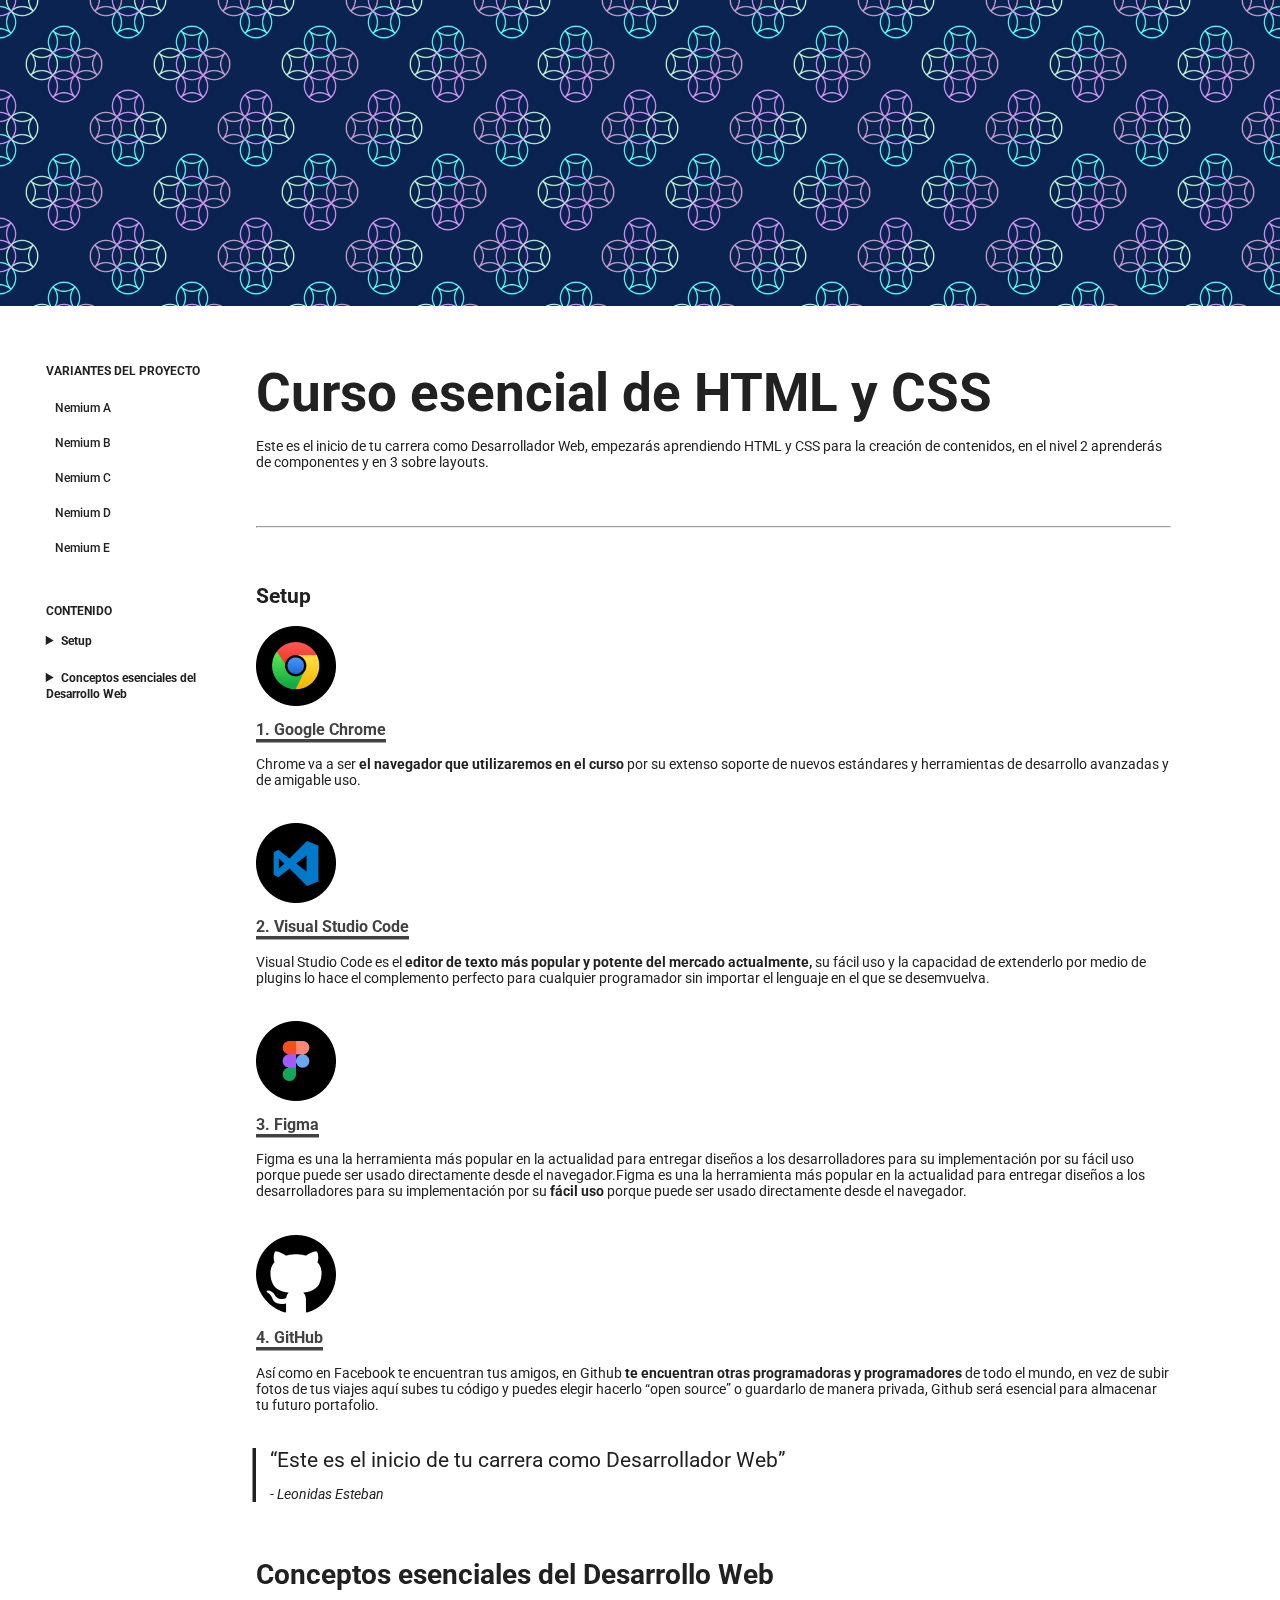
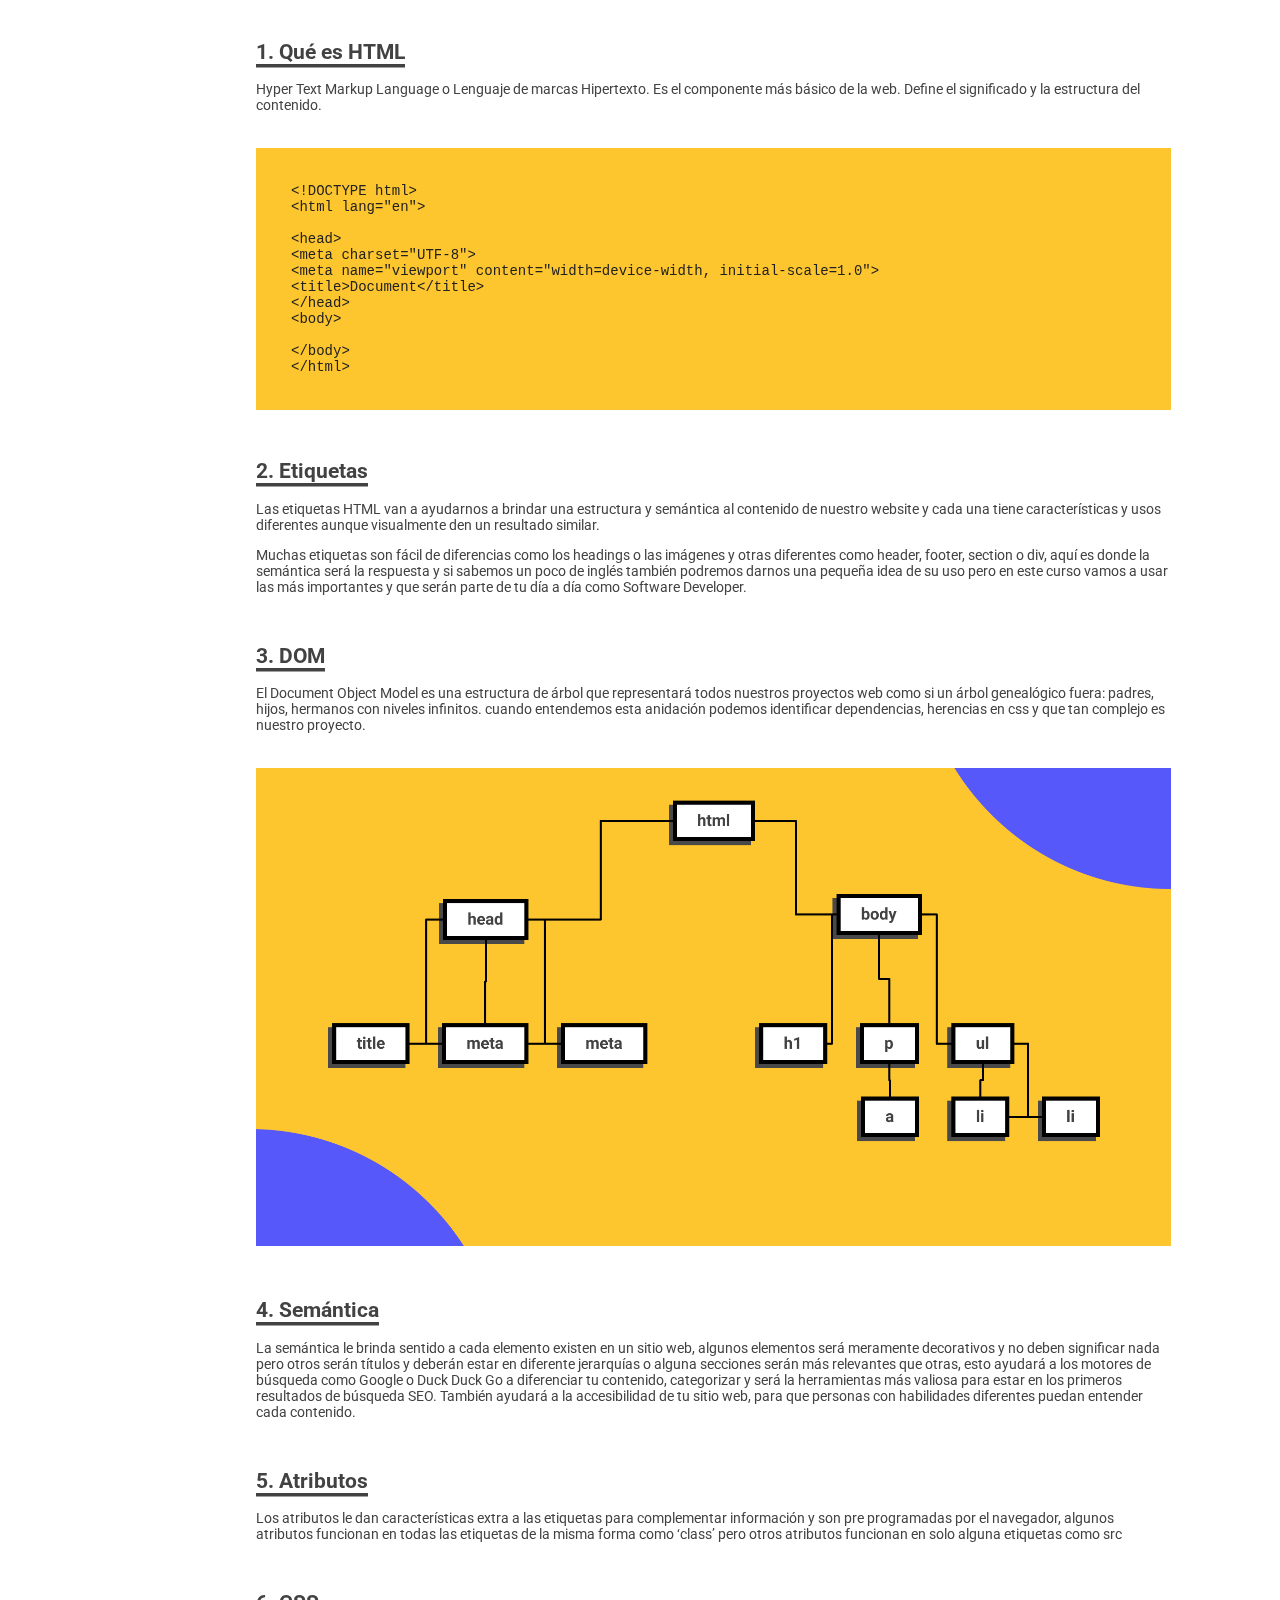
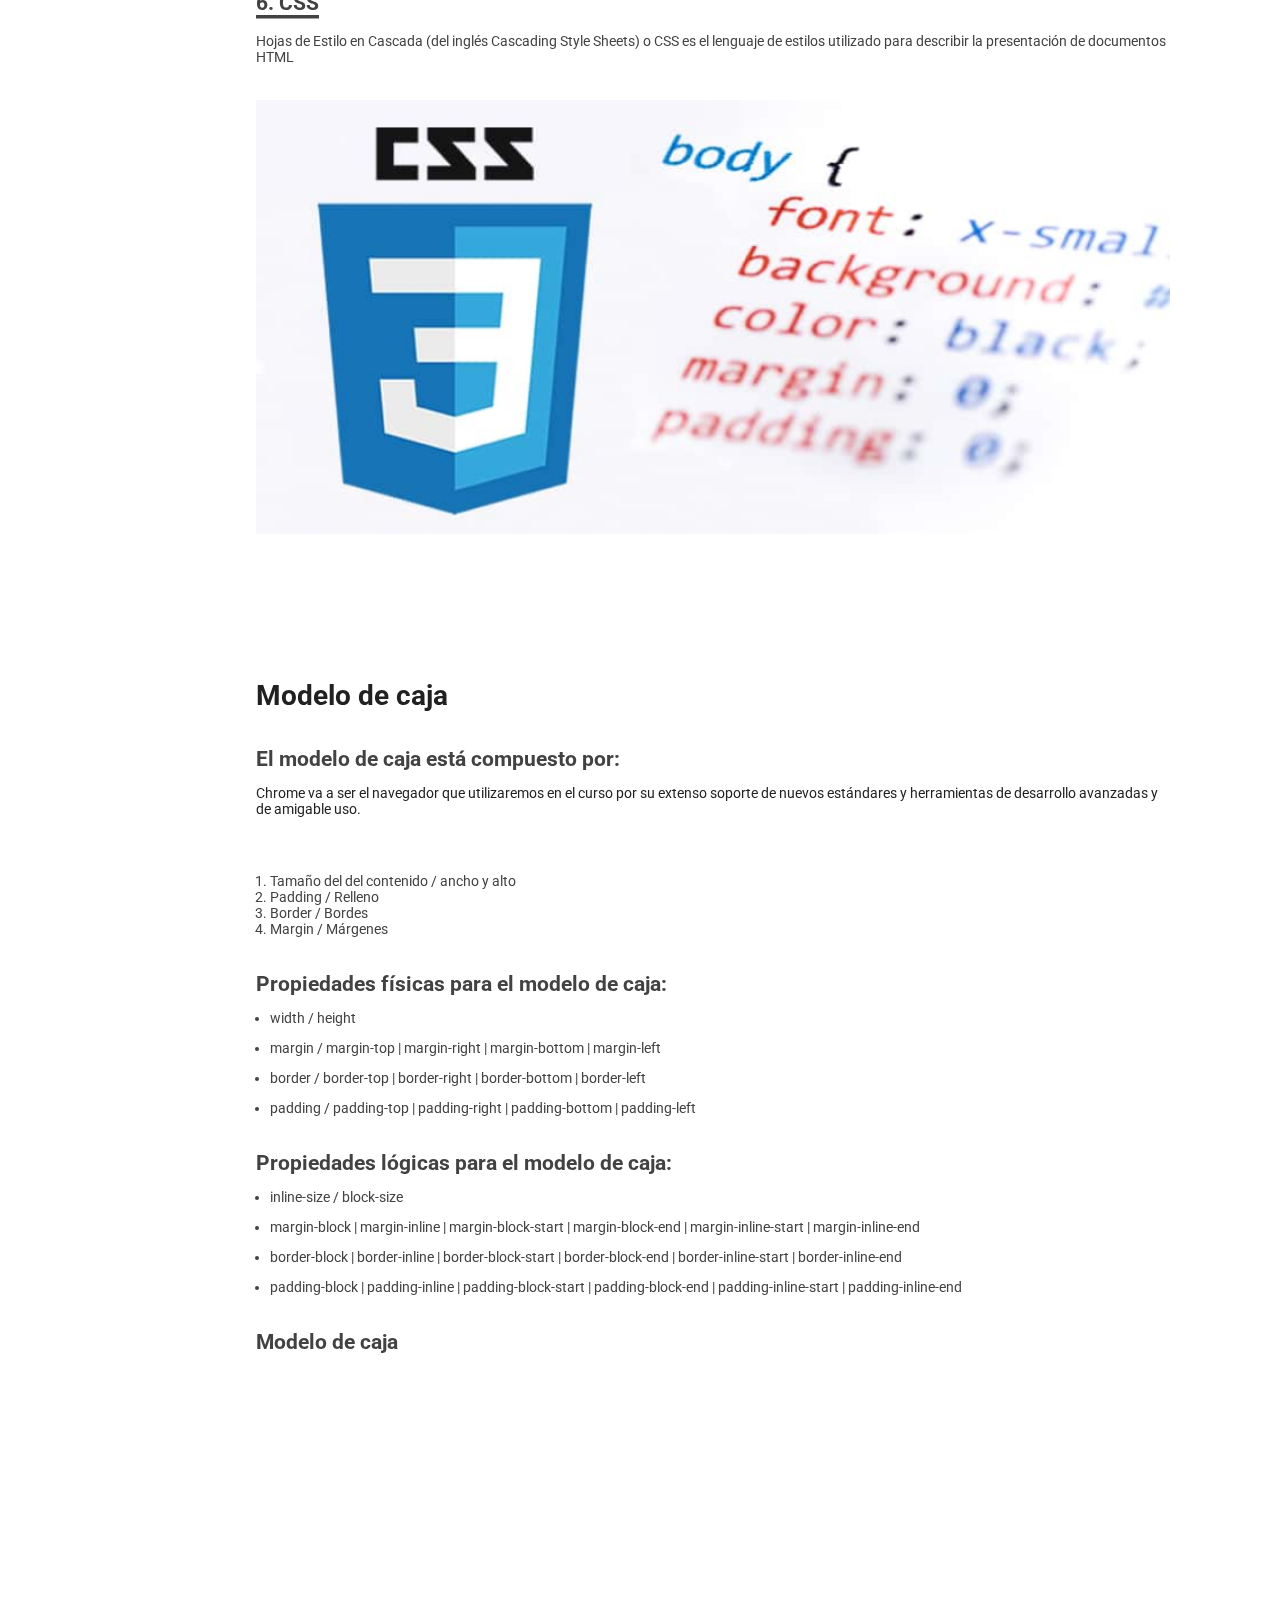
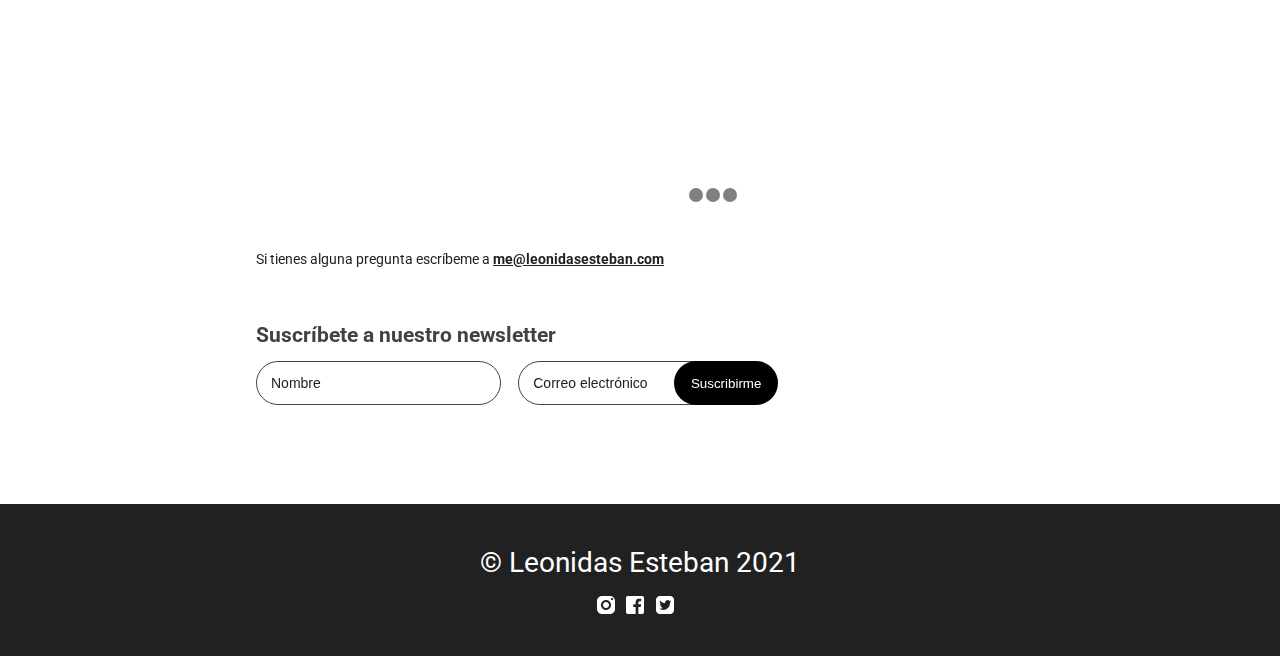
<file: index.html>
<!DOCTYPE html>
<html lang="en">

<head>
  <meta charset="UTF-8">
  <meta http-equiv="X-UA-Compatible" content="IE=edge">
  <meta name="viewport" content="width=device-width, initial-scale=1.0">
  <link rel="stylesheet" href="css/style.css">
  <link rel="preconnect" href="https://fonts.googleapis.com">
  <link rel="preconnect" href="https://fonts.gstatic.com" crossorigin>
  <link href="https://fonts.googleapis.com/css2?family=Roboto&display=swap" rel="stylesheet">
  <link rel="shortcut icon" href="./icon/favicon.png" type="image/x-icon">
  <title>Nemium</title>
</head>

<body>
  <div class="backgroundHeader">
  </div>
  <nav class="sideNav">
    <div class="wrapperNav">
      <div class="conteiner1">
        <h3>VARIANTES DEL PROYECTO</h3>
        <ul>
          <a href="./index.html">
            <li>Nemium A</li>
          </a>
          <a href="./nemium-b.html">
            <li>Nemium B</li>
          </a>
          <a href="./nemium-c.html">
            <li>Nemium C</li>
          </a>
          <a href="./nemium-d.html">
            <li>Nemium D</li>
          </a>
          <a href="./nemium-e.html">
            <li>Nemium E</li>
          </a>
        </ul>
      </div>
      <div class="conteiner2">
        <h3>CONTENIDO</h3>
        <details>
          <summary>
            <h3>Setup</h3>
          </summary>
          <ol>
            <li><a href="#content1-1">Google Chrome</a></li>
            <li><a href="#content1-2">Visual Studio Code</a></li>
            <li><a href="#content1-3">Figma</a></li>
            <li><a href="#content1-4">GitHub</a></li>
          </ol>
        </details>
        <details>
          <summary>
            <h3>Conceptos esenciales del Desarrollo Web</h3>
          </summary>
          <ol>
            <li><a href="#content2-1">Qué es HTML</a></li>
            <li><a href="#content2-2">Etiquetas</a></li>
            <li><a href="#content2-3">DOM</a></li>
            <li><a href="#content2-4">Semántica</a></li>
            <li><a href="#content2-5">Atributos</a></li>
            <li><a href="#content2-6">Qué es CSS</a></li>
          </ol>
        </details>
      </div>
    </div>
  </nav>
  <main class="contentMain">
    <div class="wrapperMain">
      <h1>Curso esencial de HTML y CSS</h1>
      <p>Este es el inicio de tu carrera como Desarrollador Web, empezarás aprendiendo HTML y CSS para la creación de
        contenidos,
        en el nivel 2 aprenderás de componentes y en 3 sobre layouts.</p>
      <hr>
      <div class="content1">
        <h2>Setup</h2>
        <div class="content1-1" id="content1-1">
          <img src="img/googlechrome.png" alt="imagen google chrome">
          <h3>Google Chrome</h3>

          <p>Chrome va a ser <b>el navegador que utilizaremos en el curso </b>por su extenso soporte de nuevos
            estándares y herramientas de
            desarrollo avanzadas y de amigable uso.</p>
        </div>
        <div class="content1-2" id="content1-2">
          <img src="img/visualstudiocode.png" alt="imagen visual studio code">
          <h3>Visual Studio Code</h3>

          <p>Visual Studio Code es el <b>editor de texto más popular y potente del mercado actualmente,</b> su fácil uso
            y la
            capacidad de extenderlo por medio de plugins lo hace el complemento perfecto para cualquier programador sin
            importar el
            lenguaje en
            el que se desemvuelva.</p>
        </div>
        <div class="content1-3" id="content1-3">
          <img src="img/figma.png" alt="imagen google chrome">
          <h3>Figma</h3>

          <p>Figma es una la herramienta más popular en la actualidad para entregar diseños a los desarrolladores para
            su implementación por su fácil uso porque puede ser usado directamente desde el navegador.Figma es una la
            herramienta más popular en la actualidad para entregar diseños a los desarrolladores para su
            implementación por su <b>fácil uso</b> porque puede ser usado directamente desde el navegador.</p>
        </div>
        <div class="content1-4" id="content1-4">
          <img src="img/github.png" alt="imagen google chrome">
          <h3>GitHub</h3>

          <p>Así como en Facebook te encuentran tus amigos, en Github <b>te encuentran otras programadoras y
              programadores </b> de todo el
            mundo, en vez de subir fotos de tus viajes aquí subes tu código y puedes elegir hacerlo “open source” o
            guardarlo de
            manera privada, Github será esencial para almacenar tu futuro portafolio.</p>
        </div>
        <div class="phrase">
          <blockquote>
            “Este es el inicio de tu carrera como Desarrollador Web”
          </blockquote>
          <cite>- Leonidas Esteban</cite>
        </div>
      </div>
      <div class="content2">
        <h2>Conceptos esenciales del Desarrollo Web</h2>
        <div class="content2-1" id="content2-1">
          <h3>Qué es HTML</h3>

          <p>Hyper Text Markup Language o Lenguaje de marcas Hipertexto. Es el componente más básico de la web. Define
            el significado
            y la estructura del contenido.</p>
          <div class="codeCite">
            <pre><code>&lt!DOCTYPE html>
&lthtml lang="en">

&lthead>
&ltmeta charset="UTF-8">
&ltmeta name="viewport" content="width=device-width, initial-scale=1.0">
&lttitle>Document&lt/title>
&lt/head>
&ltbody>

&lt/body>
&lt/html></code></pre>
          </div>
        </div>
        <div class="content2-2" id="content2-2">
          <h3>Etiquetas</h3>

          <p>Las etiquetas HTML van a ayudarnos a brindar una estructura y semántica al contenido de nuestro website y
            cada una tiene
            características y usos diferentes aunque visualmente den un resultado similar.</p>
          <p>Muchas etiquetas son fácil de diferencias como los headings o las imágenes y otras diferentes como header,
            footer,
            section o div, aquí es donde la semántica será la respuesta y si sabemos un poco de inglés también podremos
            darnos una
            pequeña idea de su uso pero en este curso vamos a usar las más importantes y que serán parte de tu día a día
            como
            Software Developer.</p>
        </div>
        <div class="content2-3" id="content2-3">
          <h3>DOM</h3>

          <p>El Document Object Model es una estructura de árbol que representará todos nuestros proyectos web como si
            un árbol
            genealógico fuera: padres, hijos, hermanos con niveles infinitos. cuando entendemos esta anidación podemos
            identificar
            dependencias, herencias en css y que tan complejo es nuestro proyecto.</p>
          <img src="img/dom.png" alt="imagen estructura DOM">
        </div>
        <div class="content2-4" id="content2-4">
          <h3>Semántica</h3>

          <p>La semántica le brinda sentido a cada elemento existen en un sitio web, algunos elementos será meramente
            decorativos y
            no deben significar nada pero otros serán títulos y deberán estar en diferente jerarquías o alguna secciones
            serán más
            relevantes que otras, esto ayudará a los motores de búsqueda como Google o Duck Duck Go a diferenciar tu
            contenido,
            categorizar y será la herramientas más valiosa para estar en los primeros resultados de búsqueda SEO.
            También ayudará a
            la accesibilidad de tu sitio web, para que personas con habilidades diferentes puedan entender cada
            contenido.</p>
        </div>
        <div class="content2-5" id="content2-5">
          <h3>Atributos</h3>

          <p>Los atributos le dan características extra a las etiquetas para complementar información y son pre
            programadas por el
            navegador, algunos atributos funcionan en todas las etiquetas de la misma forma como ‘class’ pero otros
            atributos
            funcionan en solo alguna etiquetas como src</p>
        </div>
        <div class="content2-6" id="content2-6">
          <h3>CSS</h3>

          <p>Hojas de Estilo en Cascada (del inglés Cascading Style Sheets) o CSS es el lenguaje de estilos utilizado
            para describir
            la presentación de documentos HTML</p>
          <img src="img/css.png" alt="imagen logo css">
        </div>
      </div>
      <div class="content3">
        <h2>Modelo de caja</h2>
        <div class="content3-1">
          <h3>El modelo de caja está compuesto por:</h3>
          <p>Chrome va a ser el navegador que utilizaremos en el curso por su extenso soporte de nuevos estándares y
            herramientas de
            desarrollo avanzadas y de amigable uso.</p>
          <ol>
            <li>Tamaño del del contenido / ancho y alto</li>
            <li>Padding / Relleno</li>
            <li>Border / Bordes</li>
            <li>Margin / Márgenes</li>
          </ol>
        </div>
        <div class="content3-2">
          <h3>Propiedades físicas para el modelo de caja:</h3>
          <ul>
            <li>width / height</li>
            <li>margin / margin-top | margin-right | margin-bottom | margin-left</li>
            <li>border / border-top | border-right | border-bottom | border-left</li>
            <li>padding / padding-top | padding-right | padding-bottom | padding-left</li>
          </ul>
        </div>
        <div class="content3-3">
          <h3>Propiedades lógicas para el modelo de caja:</h3>
          <ul>
            <li>inline-size / block-size</li>
            <li>margin-block | margin-inline | margin-block-start | margin-block-end | margin-inline-start |
              margin-inline-end</li>
            <li>border-block | border-inline | border-block-start | border-block-end | border-inline-start |
              border-inline-end</li>
            <li>padding-block | padding-inline | padding-block-start | padding-block-end | padding-inline-start |
              padding-inline-end</li>
          </ul>
        </div>
        <div class="content3-4">
          <h3>Modelo de caja</h3>
          <div class="overfollImg">
            <iframe class="video" id="video-1" width="100%" height="98%" src="https://www.youtube.com/embed/5f5Ig_U2Bpk"
              title="YouTube video player" frameborder="0"
              allow="accelerometer; autoplay; clipboard-write; encrypted-media; gyroscope; picture-in-picture"
              allowfullscreen></iframe>
            <iframe class="video" id="video-2" width="100%" height="98%" src="https://www.youtube.com/embed/wWJYYz4JoHY"
              title="YouTube video player" frameborder="0"
              allow="accelerometer; autoplay; clipboard-write; encrypted-media; gyroscope; picture-in-picture"
              allowfullscreen></iframe>
            <iframe class="video" id="video-3" width="100%" height="98%" src="https://www.youtube.com/embed/cuyYAYFI414"
              title="YouTube video player" frameborder="0"
              allow="accelerometer; autoplay; clipboard-write; encrypted-media; gyroscope; picture-in-picture"
              allowfullscreen></iframe>
          </div>
          <div class="buttonScroll-conteiner">
            <a href="#video-1"><button class="buttonScroll"></button></a>
            <a href="#video-2"><button class="buttonScroll"></button></a>
            <a href="#video-3"><button class="buttonScroll"></button></a>
          </div>
          <p>Si tienes alguna pregunta escríbeme a <b><u>me@leonidasesteban.com</u></b></p>
          <h3>Suscríbete a nuestro newsletter</h3>
          <form action="" class="formSubscription">
            <input type="text" name="nombre" id="nombre" placeholder="Nombre">
            <input type="email" name="correo" id="correo" placeholder="Correo electrónico">
            <input type="submit" value="Suscribirme">
          </form>
        </div>
      </div>
    </div>
  </main>
  <footer>
    <div class="endpage">
      <p>© Leonidas Esteban 2021</p>
      <div class="iconRed-social">
        <img src="icon/instagram.png" alt="icono instagram">
        <img src="icon/facebook.png" alt="icono facebook">
        <img src="icon/twitter.png" alt="icono twitter">
      </div>
    </div>
  </footer>
</body>

</html>
</file>
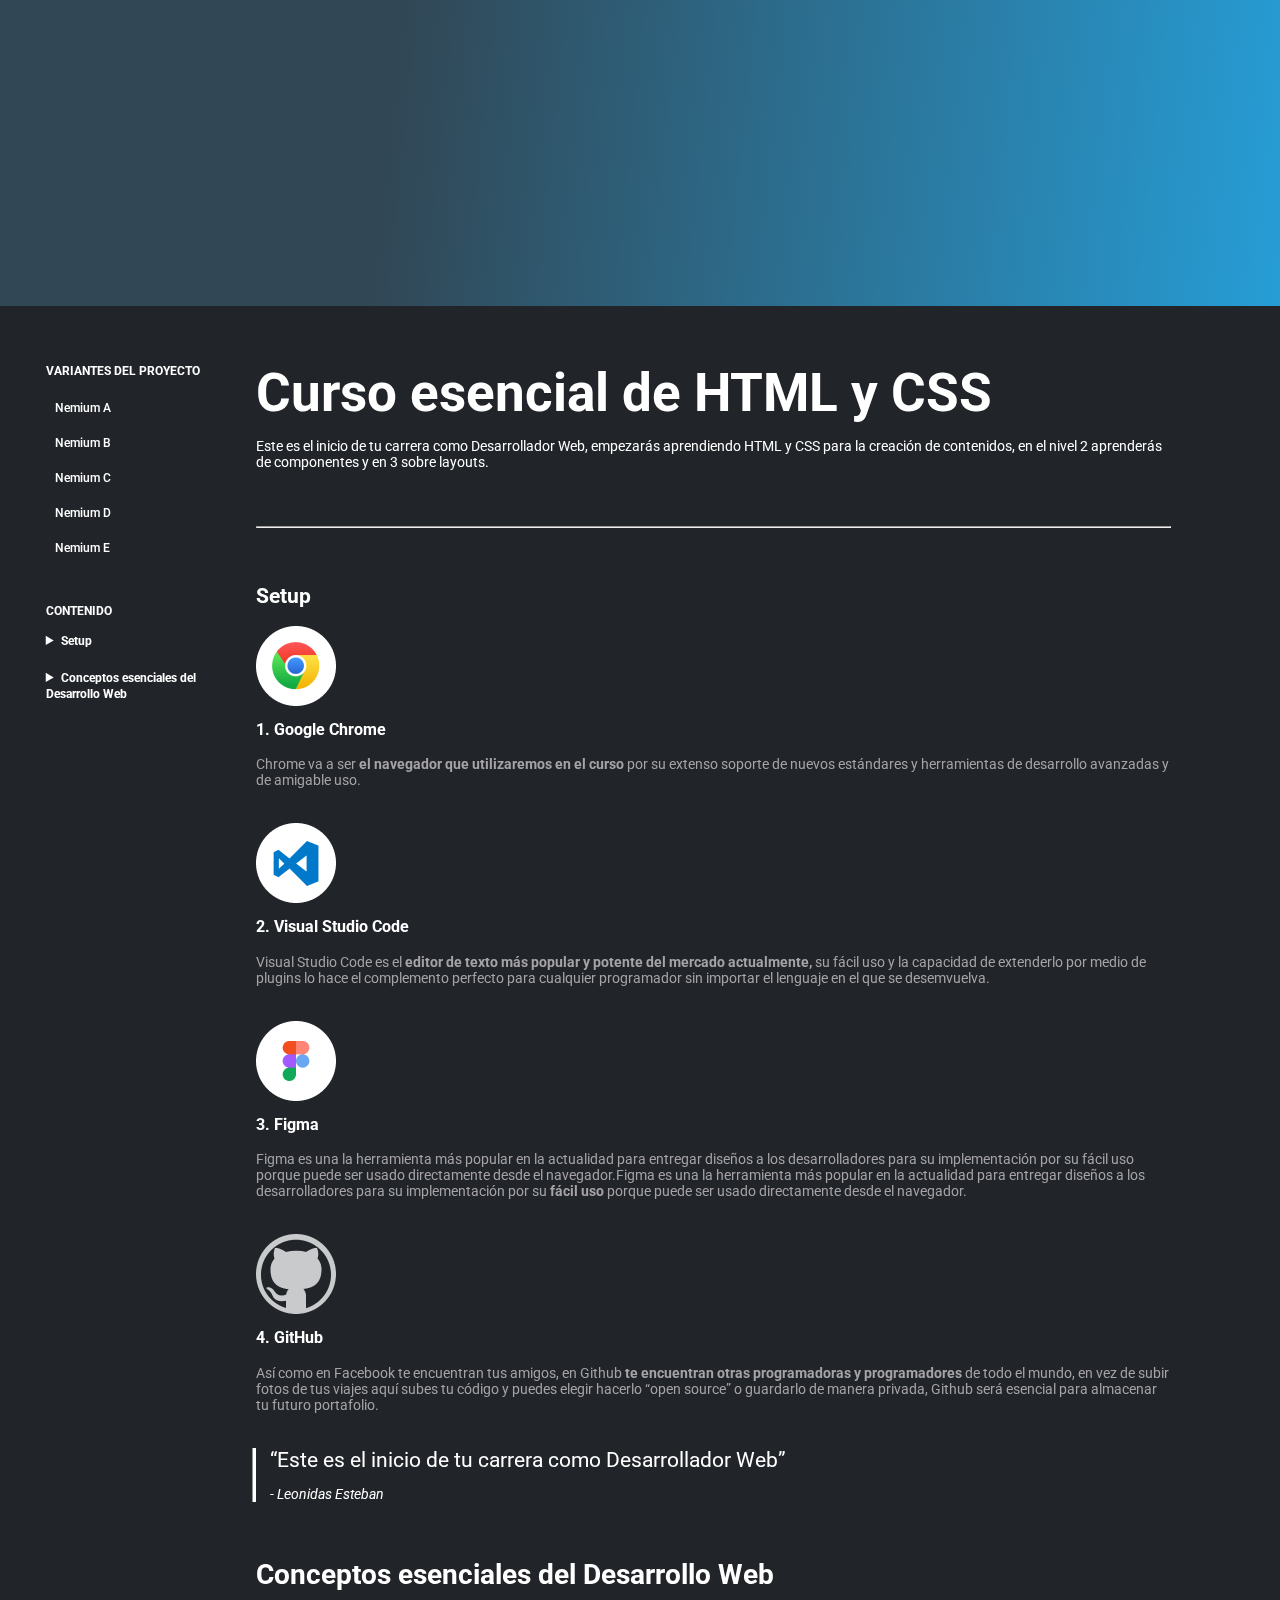
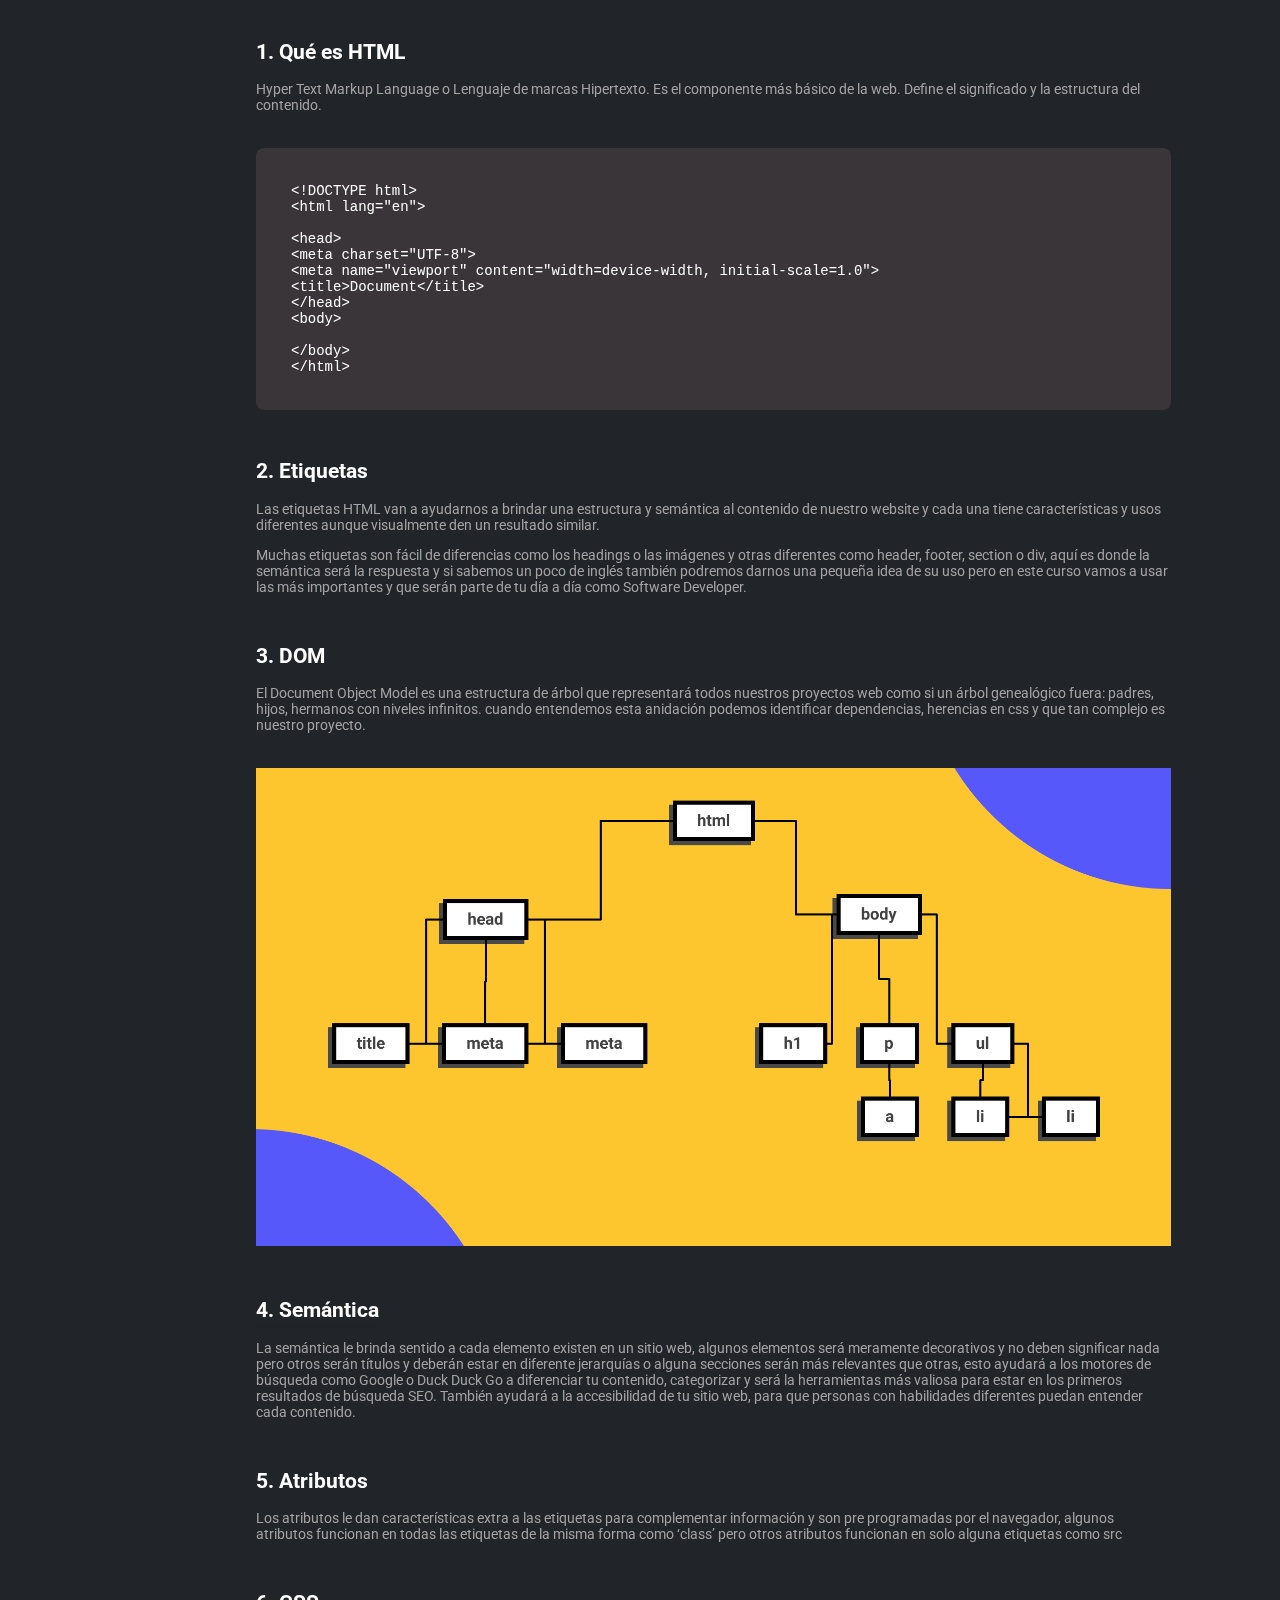
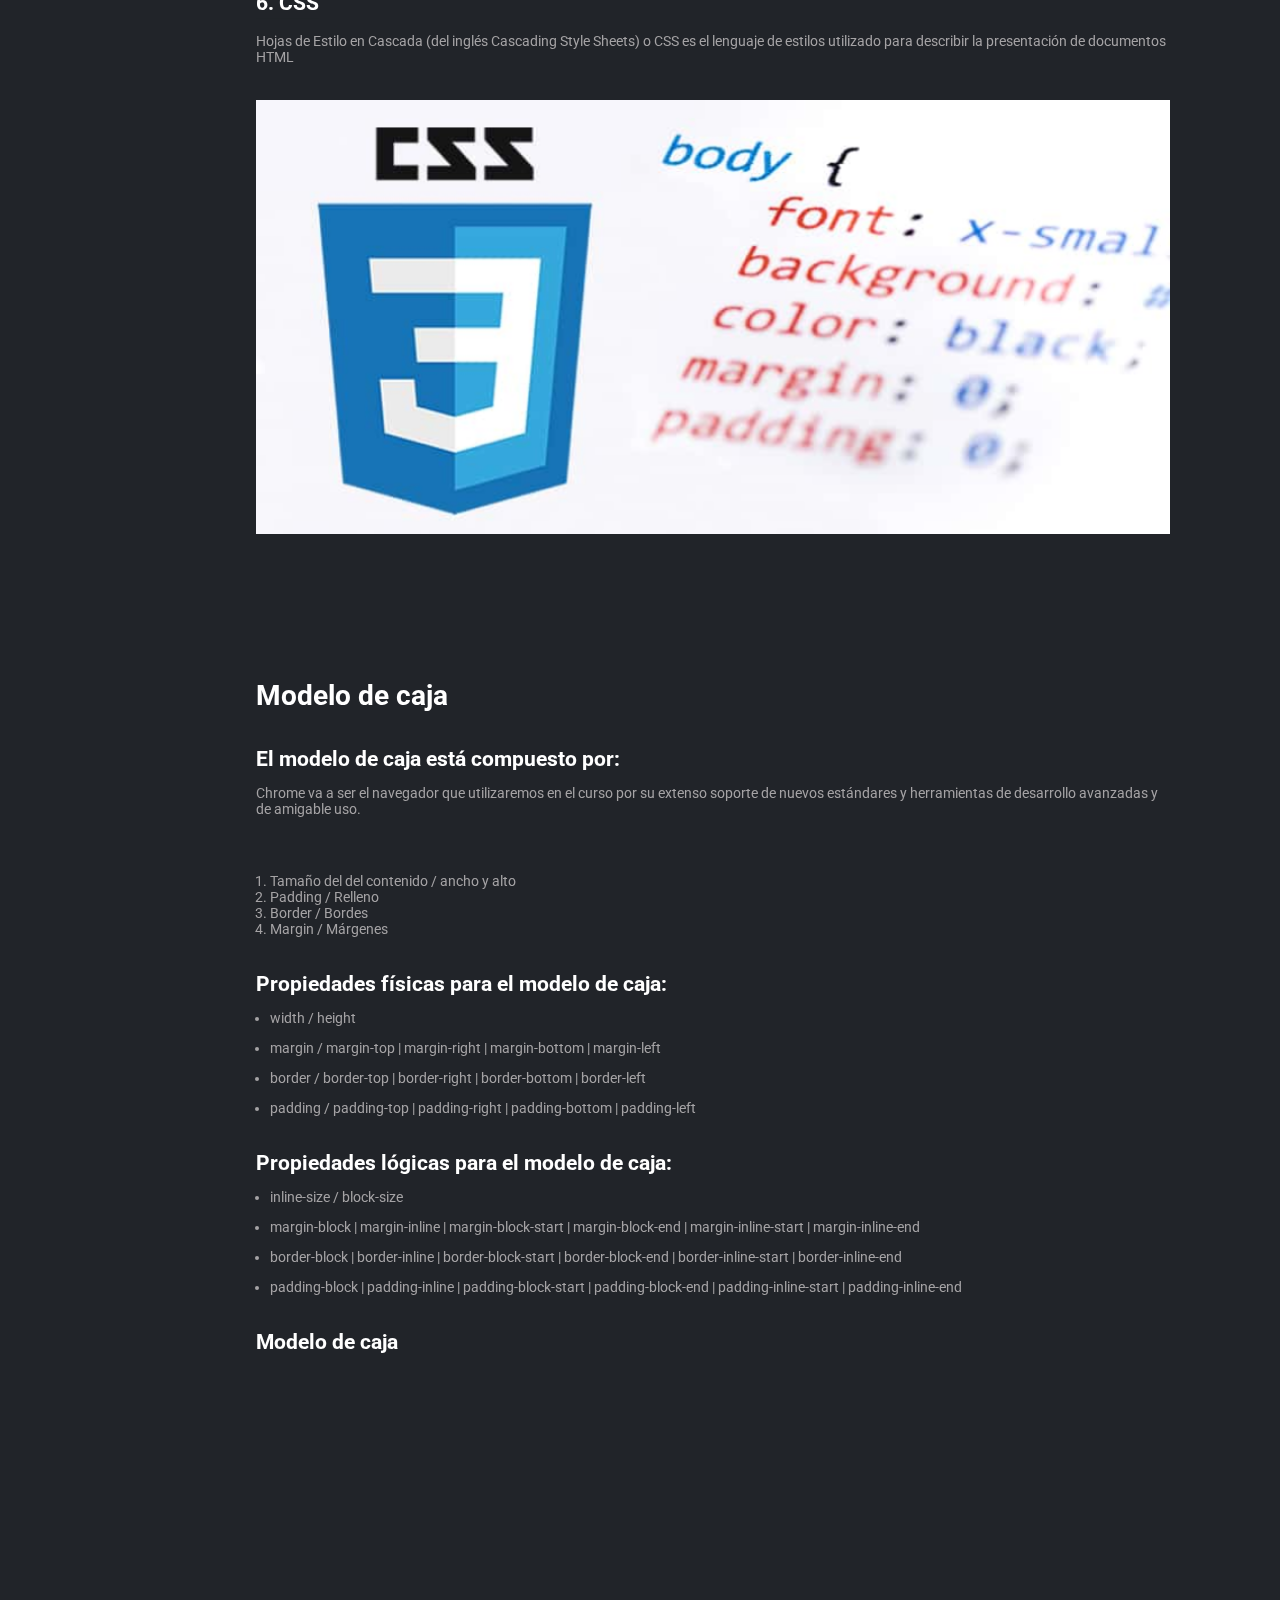
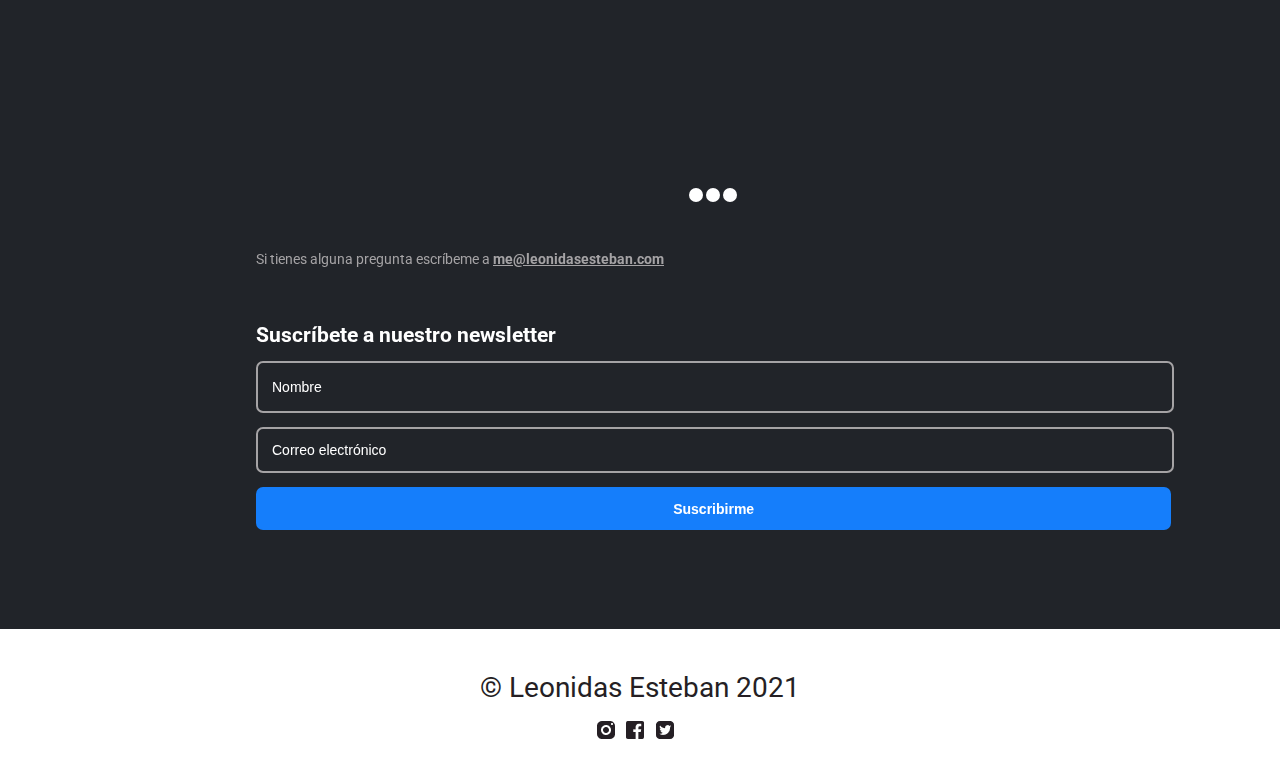
<file: nemium-b.html>
<!DOCTYPE html>
<html lang="en">

<head>
  <meta charset="UTF-8">
  <meta http-equiv="X-UA-Compatible" content="IE=edge">
  <meta name="viewport" content="width=device-width, initial-scale=1.0">
  <link rel="stylesheet" href="css/style-nemium-b.css">
  <link rel="preconnect" href="https://fonts.googleapis.com">
  <link rel="preconnect" href="https://fonts.gstatic.com" crossorigin>
  <link href="https://fonts.googleapis.com/css2?family=Roboto&display=swap" rel="stylesheet">
  <link rel="shortcut icon" href="./icon/favicon.png" type="image/x-icon">
  <title>Nemium</title>
</head>

<body>
  <div class="backgroundHeader-b">
  </div>
  <nav class="sideNav">
    <div class="wrapperNav">
      <div class="conteiner1">
        <h3>VARIANTES DEL PROYECTO</h3>
        <ul>
          <a href="./index.html">
            <li>Nemium A</li>
          </a>
          <a href="./nemium-b.html">
            <li>Nemium B</li>
          </a>
          <a href="./nemium-c.html">
            <li>Nemium C</li>
          </a>
          <a href="./nemium-d.html">
            <li>Nemium D</li>
          </a>
          <a href="./nemium-e.html">
            <li>Nemium E</li>
          </a>
        </ul>
      </div>
      <div class="conteiner2">
        <h3>CONTENIDO</h3>
        <details>
          <summary>
            <h3>Setup</h3>
          </summary>
          <ol>
            <li><a href="#content1-1">Google Chrome</a></li>
            <li><a href="#content1-2">Visual Studio Code</a></li>
            <li><a href="#content1-3">Figma</a></li>
            <li><a href="#content1-4">GitHub</a></li>
          </ol>
        </details>
        <details>
          <summary>
            <h3>Conceptos esenciales del Desarrollo Web</h3>
          </summary>
          <ol>
            <li><a href="#content2-1">Qué es HTML</a></li>
            <li><a href="#content2-2">Etiquetas</a></li>
            <li><a href="#content2-3">DOM</a></li>
            <li><a href="#content2-4">Semántica</a></li>
            <li><a href="#content2-5">Atributos</a></li>
            <li><a href="#content2-6">Qué es CSS</a></li>
          </ol>
        </details>
      </div>
    </div>
  </nav>
  <main class="contentMain b">
    <div class="wrapperMain">
      <h1>Curso esencial de HTML y CSS</h1>
      <p class="pNemium-b">Este es el inicio de tu carrera como Desarrollador Web, empezarás aprendiendo HTML y CSS para
        la creación de
        contenidos,
        en el nivel 2 aprenderás de componentes y en 3 sobre layouts.</p>
      <hr>
      <div class="content1">
        <h2>Setup</h2>
        <div class="content1-1" id="content1-1">
          <img class="imgNemium-b" src="img/googlechrome-b.png" alt="imagen google chrome">
          <h3 class="h3Nemium-b">Google Chrome</h3>
          <p class="pNemium-b">Chrome va a ser <b>el navegador que utilizaremos en el curso </b>por su extenso soporte
            de nuevos
            estándares y herramientas de
            desarrollo avanzadas y de amigable uso.</p>
        </div>
        <div class="content1-2" id="content1-2">
          <img class="imgNemium-b" src="img/visualstudiocode-b.png" alt="imagen visual studio code">
          <h3 class="h3Nemium-b">Visual Studio Code</h3>

          <p class="pNemium-b">Visual Studio Code es el <b>editor de texto más popular y potente del mercado
              actualmente,</b> su fácil uso
            y la
            capacidad de extenderlo por medio de plugins lo hace el complemento perfecto para cualquier programador sin
            importar el
            lenguaje en
            el que se desemvuelva.</p>
        </div>
        <div class="content1-3" id="content1-3">
          <img class="imgNemium-b" src="img/figma-b.png" alt="imagen google chrome">
          <h3 class="h3Nemium-b">Figma</h3>

          <p class="pNemium-b">Figma es una la herramienta más popular en la actualidad para entregar diseños a los
            desarrolladores para
            su implementación por su fácil uso porque puede ser usado directamente desde el navegador.Figma es una la
            herramienta más popular en la actualidad para entregar diseños a los desarrolladores para su
            implementación por su <b>fácil uso</b> porque puede ser usado directamente desde el navegador.</p>
        </div>
        <div class="content1-4" id="content1-4">
          <img class="imgNemium-b" src="img/github-b.png" alt="imagen google chrome">
          <h3 class="h3Nemium-b">GitHub</h3>

          <p class="pNemium-b">Así como en Facebook te encuentran tus amigos, en Github <b>te encuentran otras
              programadoras y
              programadores </b> de todo el
            mundo, en vez de subir fotos de tus viajes aquí subes tu código y puedes elegir hacerlo “open source” o
            guardarlo de
            manera privada, Github será esencial para almacenar tu futuro portafolio.</p>
        </div>
        <div class="phrase">
          <blockquote>
            “Este es el inicio de tu carrera como Desarrollador Web”
          </blockquote>
          <cite>- Leonidas Esteban</cite>
        </div>
      </div>
      <div class="content2">
        <h2>Conceptos esenciales del Desarrollo Web</h2>
        <div class="content2-1" id="content2-1">
          <h3 class="h3Nemium-b">Qué es HTML</h3>

          <p class="pNemium-b">Hyper Text Markup Language o Lenguaje de marcas Hipertexto. Es el componente más básico
            de la web. Define
            el significado
            y la estructura del contenido.</p>
          <div class="codeCite">
            <pre class="nemium-b"><code>&lt!DOCTYPE html>
&lthtml lang="en">

&lthead>
&ltmeta charset="UTF-8">
&ltmeta name="viewport" content="width=device-width, initial-scale=1.0">
&lttitle>Document&lt/title>
&lt/head>
&ltbody>

&lt/body>
&lt/html></code></pre>
          </div>
        </div>
        <div class="content2-2" id="content2-2">
          <h3 class="h3Nemium-b">Etiquetas</h3>

          <p class="pNemium-b">Las etiquetas HTML van a ayudarnos a brindar una estructura y semántica al contenido de
            nuestro website y
            cada una tiene
            características y usos diferentes aunque visualmente den un resultado similar.</p>
          <p class="pNemium-b">Muchas etiquetas son fácil de diferencias como los headings o las imágenes y otras
            diferentes como header,
            footer,
            section o div, aquí es donde la semántica será la respuesta y si sabemos un poco de inglés también podremos
            darnos una
            pequeña idea de su uso pero en este curso vamos a usar las más importantes y que serán parte de tu día a día
            como
            Software Developer.</p>
        </div>
        <div class="content2-3" id="content2-3">
          <h3 class="h3Nemium-b">DOM</h3>

          <p class="pNemium-b">El Document Object Model es una estructura de árbol que representará todos nuestros
            proyectos web como si
            un árbol
            genealógico fuera: padres, hijos, hermanos con niveles infinitos. cuando entendemos esta anidación podemos
            identificar
            dependencias, herencias en css y que tan complejo es nuestro proyecto.</p>
          <img src="img/dom.png" alt="imagen estructura DOM">
        </div>
        <div class="content2-4" id="content2-4">
          <h3 class="h3Nemium-b">Semántica</h3>

          <p class="pNemium-b">La semántica le brinda sentido a cada elemento existen en un sitio web, algunos elementos
            será meramente
            decorativos y
            no deben significar nada pero otros serán títulos y deberán estar en diferente jerarquías o alguna secciones
            serán más
            relevantes que otras, esto ayudará a los motores de búsqueda como Google o Duck Duck Go a diferenciar tu
            contenido,
            categorizar y será la herramientas más valiosa para estar en los primeros resultados de búsqueda SEO.
            También ayudará a
            la accesibilidad de tu sitio web, para que personas con habilidades diferentes puedan entender cada
            contenido.</p>
        </div>
        <div class="content2-5" id="content2-5">
          <h3 class="h3Nemium-b">Atributos</h3>

          <p class="pNemium-b">Los atributos le dan características extra a las etiquetas para complementar información
            y son pre
            programadas por el
            navegador, algunos atributos funcionan en todas las etiquetas de la misma forma como ‘class’ pero otros
            atributos
            funcionan en solo alguna etiquetas como src</p>
        </div>
        <div class="content2-6" id="content2-6">
          <h3 class="h3Nemium-b">CSS</h3>

          <p class="pNemium-b">Hojas de Estilo en Cascada (del inglés Cascading Style Sheets) o CSS es el lenguaje de
            estilos utilizado
            para describir
            la presentación de documentos HTML</p>
          <img src="img/css.png" alt="imagen logo css">
        </div>
      </div>
      <div class="content3">
        <h2>Modelo de caja</h2>
        <div class="content3-1">
          <h3>El modelo de caja está compuesto por:</h3>
          <p class="pNemium-b">Chrome va a ser el navegador que utilizaremos en el curso por su extenso soporte de
            nuevos estándares y
            herramientas de
            desarrollo avanzadas y de amigable uso.</p>
          <ol>
            <li class="liNemium-b">Tamaño del del contenido / ancho y alto</li>
            <li class="liNemium-b">Padding / Relleno</li>
            <li class="liNemium-b">Border / Bordes</li>
            <li class="liNemium-b">Margin / Márgenes</li>
          </ol>
        </div>
        <div class="content3-2">
          <h3>Propiedades físicas para el modelo de caja:</h3>
          <ul>
            <li class="liNemium-b">width / height</li>
            <li class="liNemium-b">margin / margin-top | margin-right | margin-bottom | margin-left</li>
            <li class="liNemium-b">border / border-top | border-right | border-bottom | border-left</li>
            <li class="liNemium-b">padding / padding-top | padding-right | padding-bottom | padding-left</li>
          </ul>
        </div>
        <div class="content3-3">
          <h3>Propiedades lógicas para el modelo de caja:</h3>
          <ul>
            <li class="liNemium-b">inline-size / block-size</li>
            <li class="liNemium-b">margin-block | margin-inline | margin-block-start | margin-block-end |
              margin-inline-start |
              margin-inline-end</li>
            <li class="liNemium-b">border-block | border-inline | border-block-start | border-block-end |
              border-inline-start |
              border-inline-end</li>
            <li class="liNemium-b">padding-block | padding-inline | padding-block-start | padding-block-end |
              padding-inline-start |
              padding-inline-end</li>
          </ul>
        </div>
        <div class="content3-4">
          <h3>Modelo de caja</h3>
          <div class="overfollImg">
            <div class="prueba"></div>
            <iframe class="video" id="video-1" width="100%" height="98%" src="https://www.youtube.com/embed/5f5Ig_U2Bpk"
              title="YouTube video player" frameborder="0"
              allow="accelerometer; autoplay; clipboard-write; encrypted-media; gyroscope; picture-in-picture"
              allowfullscreen></iframe>
            <iframe class="video" id="video-2" width="100%" height="98%" src="https://www.youtube.com/embed/wWJYYz4JoHY"
              title="YouTube video player" frameborder="0"
              allow="accelerometer; autoplay; clipboard-write; encrypted-media; gyroscope; picture-in-picture"
              allowfullscreen></iframe>
            <iframe class="video" id="video-3" width="100%" height="98%" src="https://www.youtube.com/embed/cuyYAYFI414"
              title="YouTube video player" frameborder="0"
              allow="accelerometer; autoplay; clipboard-write; encrypted-media; gyroscope; picture-in-picture"
              allowfullscreen></iframe>
          </div>
          <div class="buttonScroll-conteiner">
            <a href="#video-1"><button class="buttonScroll"></button></a>
            <a href="#video-2"><button class="buttonScroll"></button></a>
            <a href="#video-3"><button class="buttonScroll"></button></a>
          </div>
          <p class="pNemium-b">Si tienes alguna pregunta escríbeme a <b><u>me@leonidasesteban.com</u></b></p>
          <h3>Suscríbete a nuestro newsletter</h3>
            <form action="" class="formSubscription-b">
              <input type="text" name="nombre" id="nombre" placeholder="Nombre">
              <input type="email" name="correo" id="correo" placeholder="Correo electrónico">
              <input type="submit" value="Suscribirme">
            </form>
        </div>
      </div>
    </div>
  </main>
  <footer class="footerNemium-b">
    <div class="endpage">
      <p class="pNemium-b">© Leonidas Esteban 2021</p>
      <div class="iconRed-social">
        <img src="icon/instagram-b.png" alt="icono instagram">
        <img src="icon/facebook-b.png" alt="icono facebook">
        <img src="icon/twitter-b.png" alt="icono twitter">
      </div>
    </div>
  </footer>
</body>

</html>
</file>
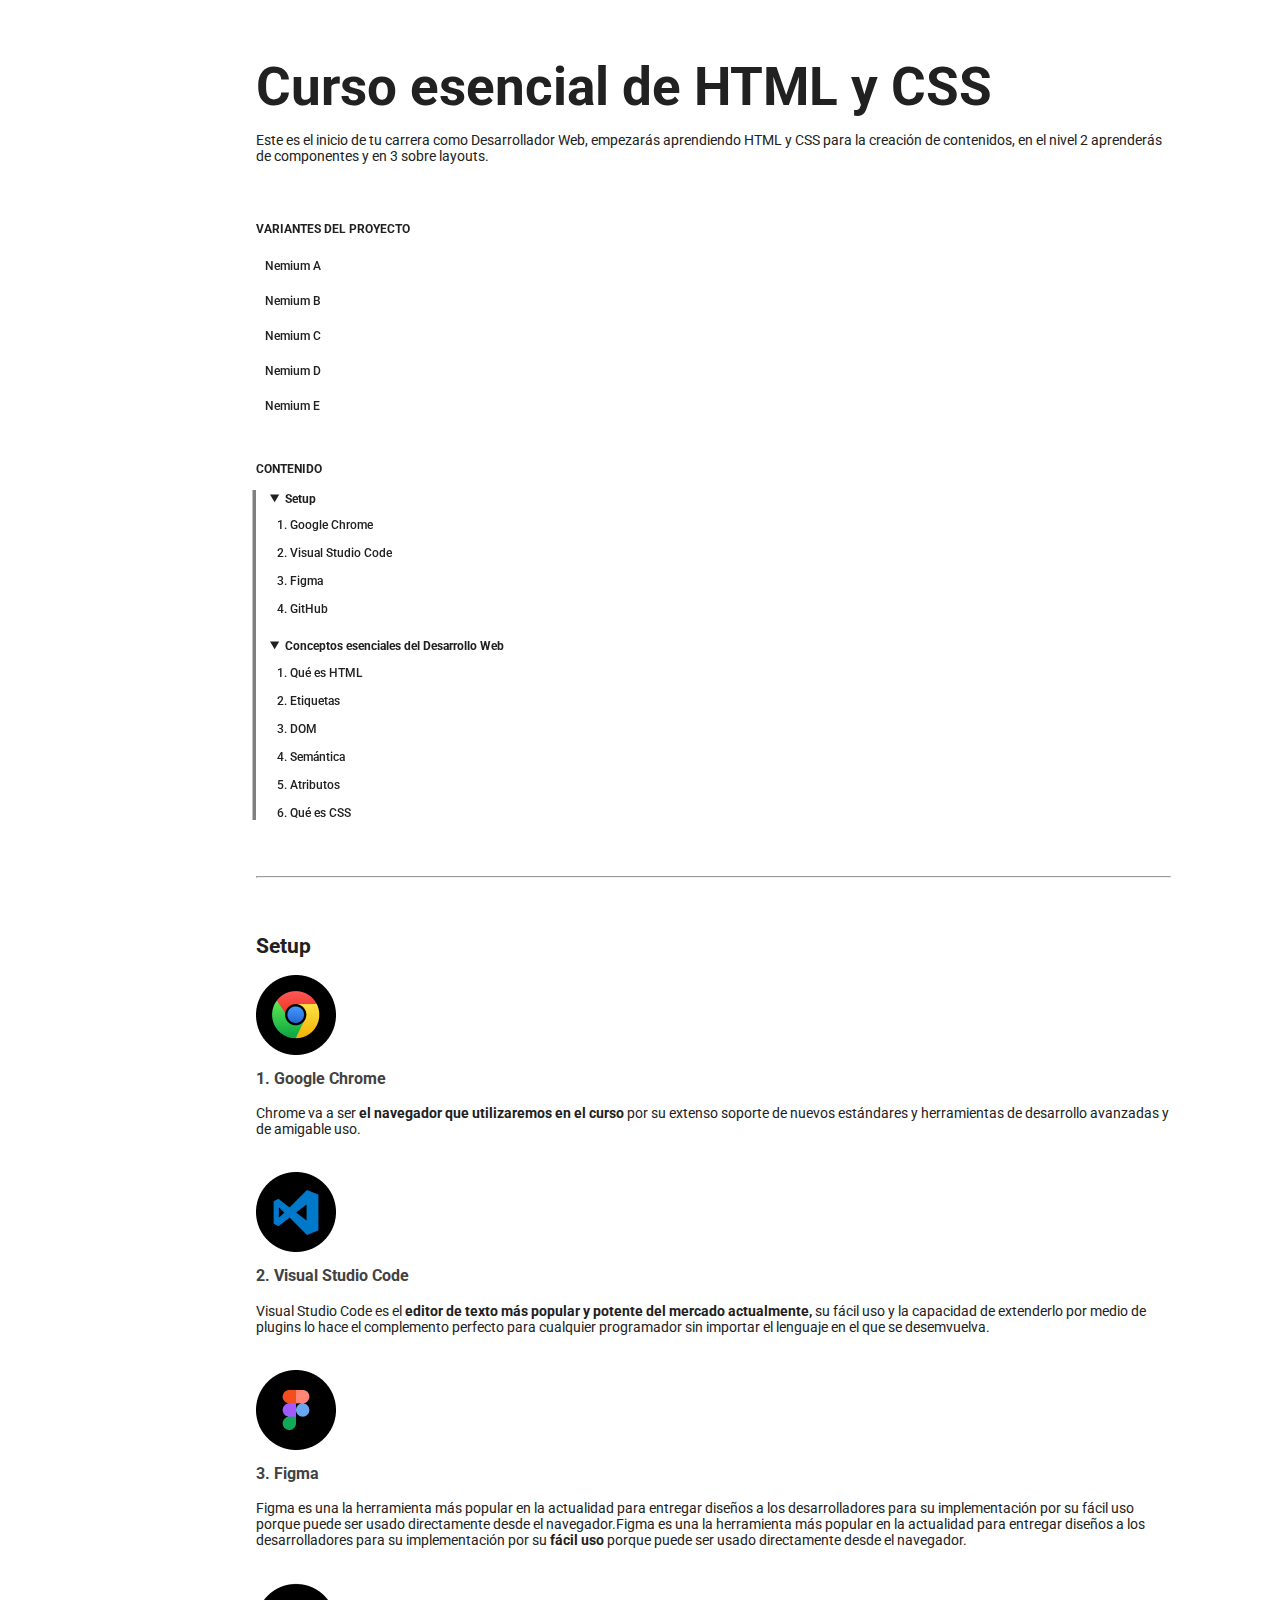
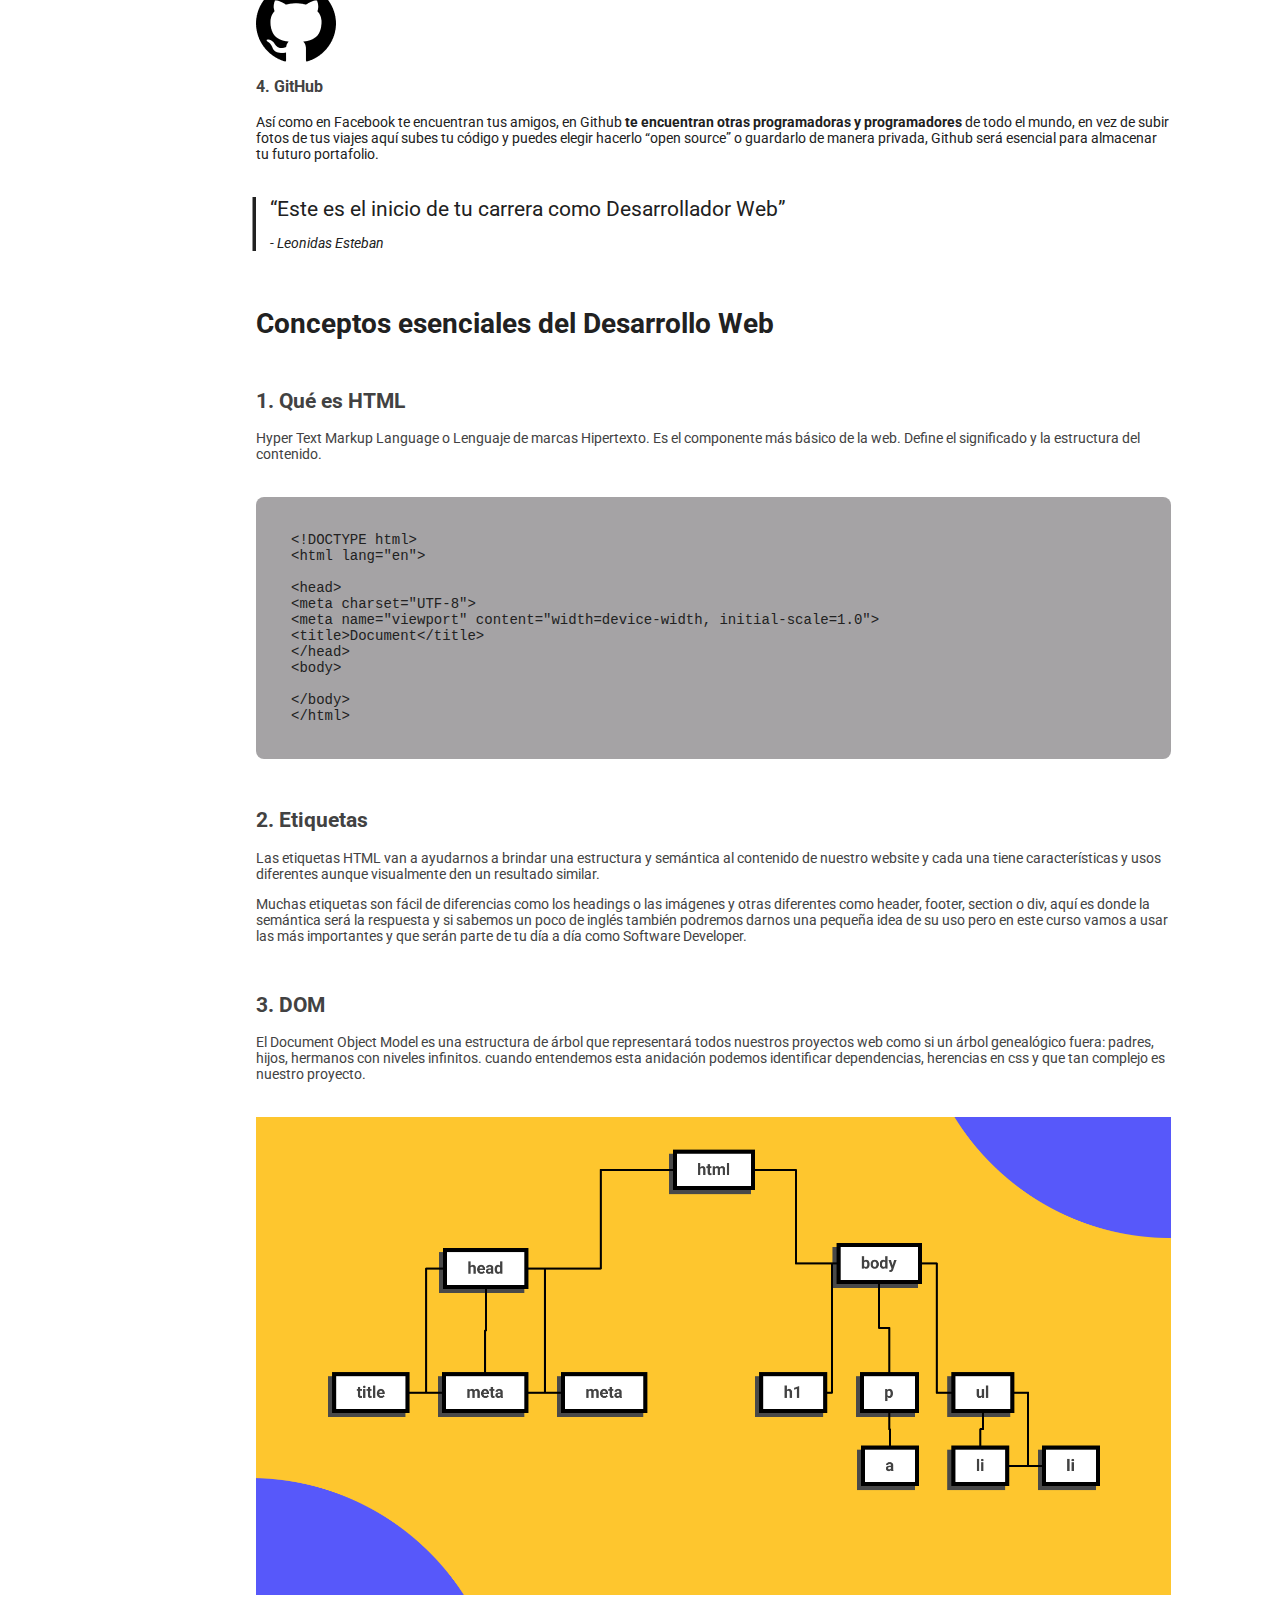
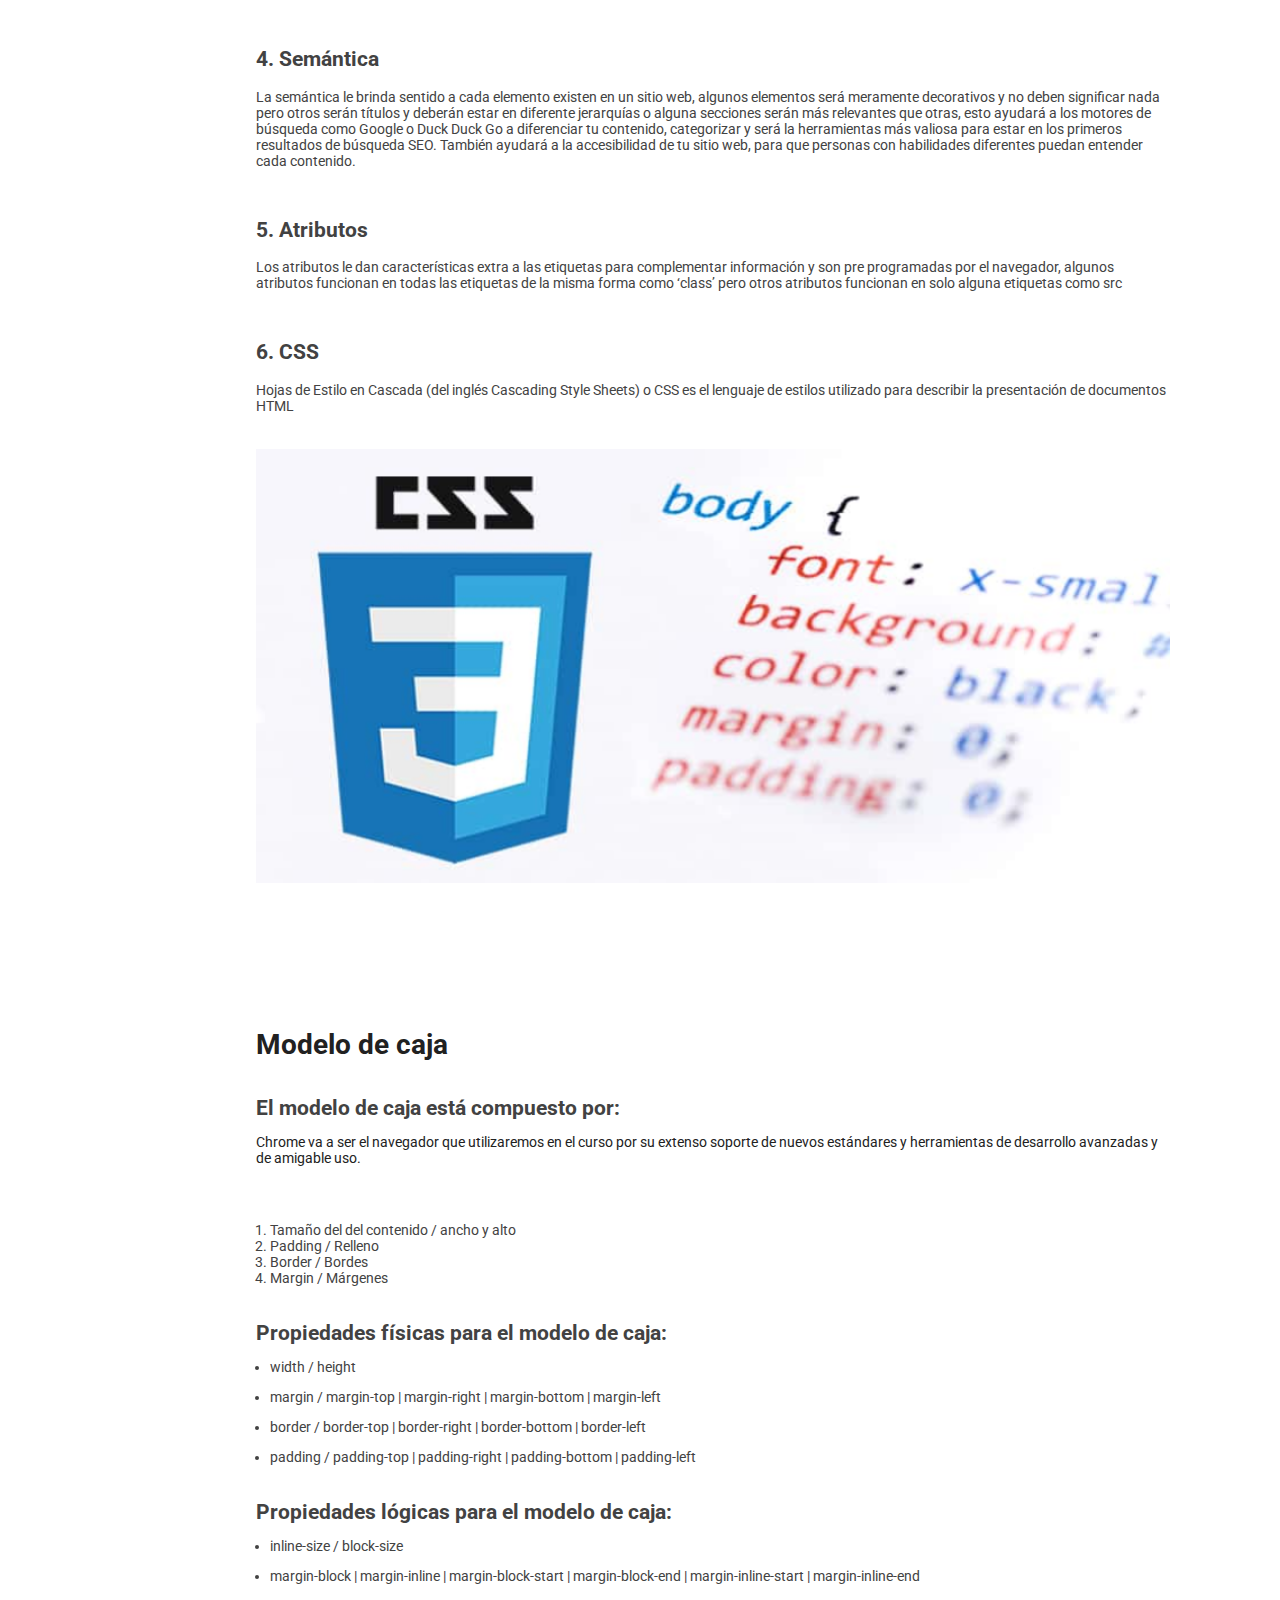
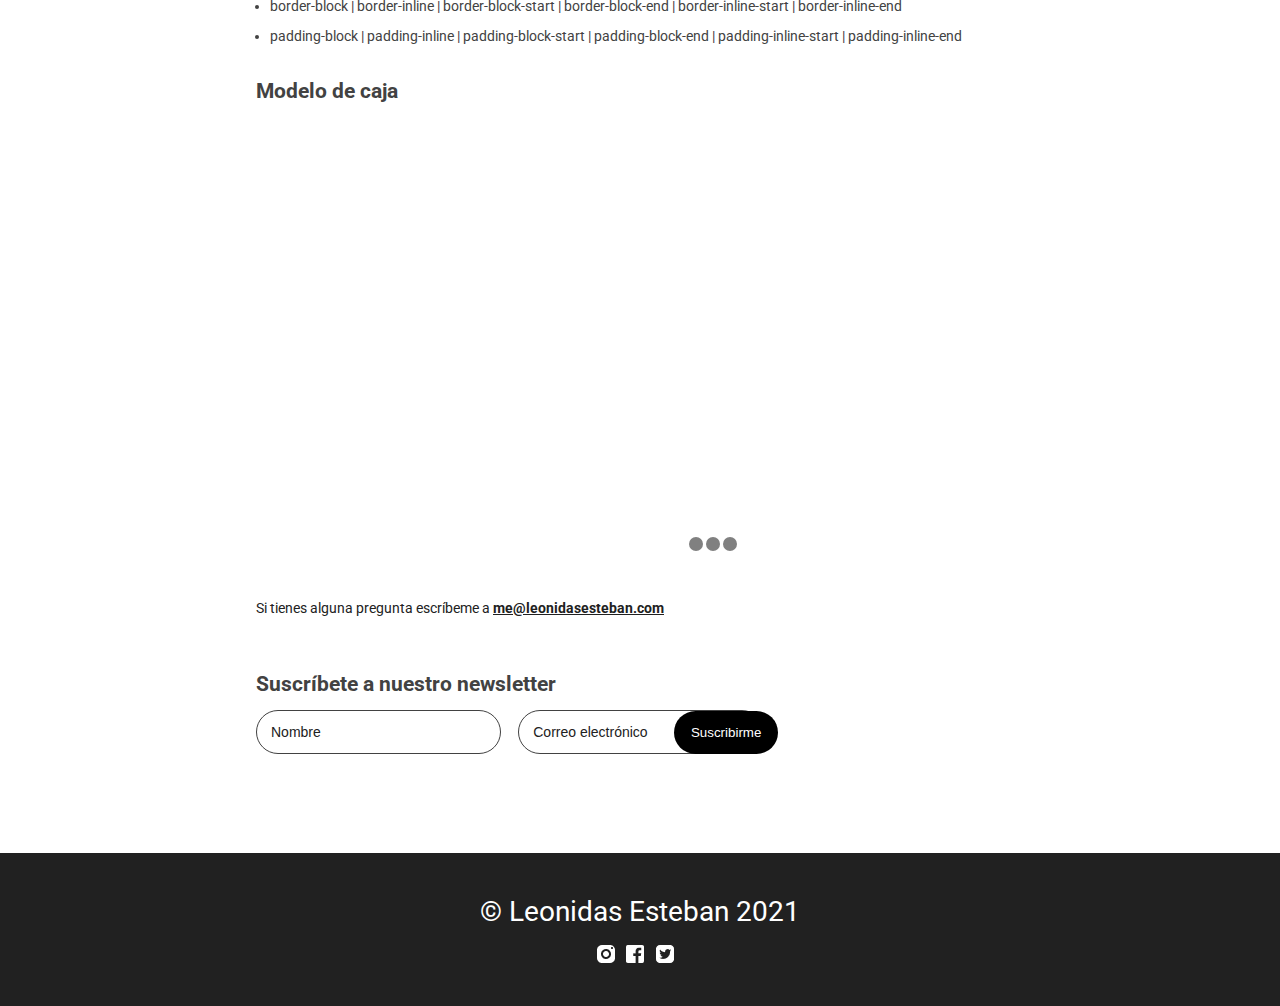
<file: nemium-c.html>
<!DOCTYPE html>
<html lang="en">

<head>
  <meta charset="UTF-8">
  <meta http-equiv="X-UA-Compatible" content="IE=edge">
  <meta name="viewport" content="width=device-width, initial-scale=1.0">
  <link rel="stylesheet" href="css/style.css">
  <link rel="preconnect" href="https://fonts.googleapis.com">
  <link rel="preconnect" href="https://fonts.gstatic.com" crossorigin>
  <link href="https://fonts.googleapis.com/css2?family=Roboto&display=swap" rel="stylesheet">
  <title>Nemium</title>
</head>

<body>
  <div class="backgroundHeader-c">
  </div>
  <main class="contentMain c">
    <div class="wrapperMain">
      <h1>Curso esencial de HTML y CSS</h1>
      <p>Este es el inicio de tu carrera como Desarrollador Web, empezarás aprendiendo HTML y CSS para la creación de
        contenidos,
        en el nivel 2 aprenderás de componentes y en 3 sobre layouts.</p>
        <nav class="sideNav-c">
          <div class="wrapperNav">
            <div class="conteiner1">
              <h3>VARIANTES DEL PROYECTO</h3>
              <ul>
                <a href="./index.html">
                  <li>Nemium A</li>
                </a>
                <a href="./nemium-b.html">
                  <li>Nemium B</li>
                </a>
                <a href="./nemium-c.html">
                  <li>Nemium C</li>
                </a>
                <a href="./nemium-d.html">
                  <li>Nemium D</li>
                </a>
                <a href="./nemium-e.html">
                  <li>Nemium E</li>
                </a>
              </ul>
            </div>
            <div class="conteiner2">
              <h3>CONTENIDO</h3>
              <div class="conteinerDetails-c">
                <details open>
                  <summary>
                    <h3>Setup</h3>
                  </summary>
                  <ol>
                    <li><a href="#content1-1">Google Chrome</a></li>
                    <li><a href="#content1-2">Visual Studio Code</a></li>
                    <li><a href="#content1-3">Figma</a></li>
                    <li><a href="#content1-4">GitHub</a></li>
                  </ol>
                </details>
                <details open>
                  <summary>
                    <h3>Conceptos esenciales del Desarrollo Web</h3>
                  </summary>
                  <ol>
                    <li><a href="#content2-1">Qué es HTML</a></li>
                    <li><a href="#content2-2">Etiquetas</a></li>
                    <li><a href="#content2-3">DOM</a></li>
                    <li><a href="#content2-4">Semántica</a></li>
                    <li><a href="#content2-5">Atributos</a></li>
                    <li><a href="#content2-6">Qué es CSS</a></li>
                  </ol>
                </details>
              </div>
            </div>
          </div>
        </nav>
      <hr>
      <div class="content1">
        <h2>Setup</h2>
        <div class="content1-1" id="content1-1">
          <img src="img/googlechrome.png" alt="imagen google chrome">
          <h3 class="h3Nemium-c">Google Chrome</h3>

          <p>Chrome va a ser <b>el navegador que utilizaremos en el curso </b>por su extenso soporte de nuevos
            estándares y herramientas de
            desarrollo avanzadas y de amigable uso.</p>
        </div>
        <div class="content1-2" id="content1-2">
          <img src="img/visualstudiocode.png" alt="imagen visual studio code">
          <h3 class="h3Nemium-c">Visual Studio Code</h3>

          <p>Visual Studio Code es el <b>editor de texto más popular y potente del mercado actualmente,</b> su fácil uso
            y la
            capacidad de extenderlo por medio de plugins lo hace el complemento perfecto para cualquier programador sin
            importar el
            lenguaje en
            el que se desemvuelva.</p>
        </div>
        <div class="content1-3" id="content1-3">
          <img src="img/figma.png" alt="imagen google chrome">
          <h3 class="h3Nemium-c">Figma</h3>

          <p>Figma es una la herramienta más popular en la actualidad para entregar diseños a los desarrolladores para
            su implementación por su fácil uso porque puede ser usado directamente desde el navegador.Figma es una la
            herramienta más popular en la actualidad para entregar diseños a los desarrolladores para su
            implementación por su <b>fácil uso</b> porque puede ser usado directamente desde el navegador.</p>
        </div>
        <div class="content1-4" id="content1-4">
          <img src="img/github.png" alt="imagen google chrome">
          <h3 class="h3Nemium-c">GitHub</h3>

          <p>Así como en Facebook te encuentran tus amigos, en Github <b>te encuentran otras programadoras y
              programadores </b> de todo el
            mundo, en vez de subir fotos de tus viajes aquí subes tu código y puedes elegir hacerlo “open source” o
            guardarlo de
            manera privada, Github será esencial para almacenar tu futuro portafolio.</p>
        </div>
        <div class="phrase">
          <blockquote>
            “Este es el inicio de tu carrera como Desarrollador Web”
          </blockquote>
          <cite>- Leonidas Esteban</cite>
        </div>
      </div>
      <div class="content2">
        <h2>Conceptos esenciales del Desarrollo Web</h2>
        <div class="content2-1" id="content2-1">
          <h3 class="h3Nemium-c">Qué es HTML</h3>

          <p>Hyper Text Markup Language o Lenguaje de marcas Hipertexto. Es el componente más básico de la web. Define
            el significado
            y la estructura del contenido.</p>
          <div class="codeCite">
            <pre class="nemium-c"><code>&lt!DOCTYPE html>
&lthtml lang="en">

&lthead>
&ltmeta charset="UTF-8">
&ltmeta name="viewport" content="width=device-width, initial-scale=1.0">
&lttitle>Document&lt/title>
&lt/head>
&ltbody>

&lt/body>
&lt/html></code></pre>
          </div>
        </div>
        <div class="content2-2" id="content2-2">
          <h3 class="h3Nemium-c">Etiquetas</h3>

          <p>Las etiquetas HTML van a ayudarnos a brindar una estructura y semántica al contenido de nuestro website y
            cada una tiene
            características y usos diferentes aunque visualmente den un resultado similar.</p>
          <p>Muchas etiquetas son fácil de diferencias como los headings o las imágenes y otras diferentes como header,
            footer,
            section o div, aquí es donde la semántica será la respuesta y si sabemos un poco de inglés también podremos
            darnos una
            pequeña idea de su uso pero en este curso vamos a usar las más importantes y que serán parte de tu día a día
            como
            Software Developer.</p>
        </div>
        <div class="content2-3" id="content2-3">
          <h3 class="h3Nemium-c">DOM</h3>

          <p>El Document Object Model es una estructura de árbol que representará todos nuestros proyectos web como si
            un árbol
            genealógico fuera: padres, hijos, hermanos con niveles infinitos. cuando entendemos esta anidación podemos
            identificar
            dependencias, herencias en css y que tan complejo es nuestro proyecto.</p>
          <img src="img/dom.png" alt="imagen estructura DOM">
        </div>
        <div class="content2-4" id="content2-4">
          <h3 class="h3Nemium-c">Semántica</h3>

          <p>La semántica le brinda sentido a cada elemento existen en un sitio web, algunos elementos será meramente
            decorativos y
            no deben significar nada pero otros serán títulos y deberán estar en diferente jerarquías o alguna secciones
            serán más
            relevantes que otras, esto ayudará a los motores de búsqueda como Google o Duck Duck Go a diferenciar tu
            contenido,
            categorizar y será la herramientas más valiosa para estar en los primeros resultados de búsqueda SEO.
            También ayudará a
            la accesibilidad de tu sitio web, para que personas con habilidades diferentes puedan entender cada
            contenido.</p>
        </div>
        <div class="content2-5" id="content2-5">
          <h3 class="h3Nemium-c">Atributos</h3>

          <p>Los atributos le dan características extra a las etiquetas para complementar información y son pre
            programadas por el
            navegador, algunos atributos funcionan en todas las etiquetas de la misma forma como ‘class’ pero otros
            atributos
            funcionan en solo alguna etiquetas como src</p>
        </div>
        <div class="content2-6" id="content2-6">
          <h3 class="h3Nemium-c">CSS</h3>

          <p>Hojas de Estilo en Cascada (del inglés Cascading Style Sheets) o CSS es el lenguaje de estilos utilizado
            para describir
            la presentación de documentos HTML</p>
          <img src="img/css.png" alt="imagen logo css">
        </div>
      </div>
      <div class="content3">
        <h2>Modelo de caja</h2>
        <div class="content3-1">
          <h3>El modelo de caja está compuesto por:</h3>
          <p>Chrome va a ser el navegador que utilizaremos en el curso por su extenso soporte de nuevos estándares y
            herramientas de
            desarrollo avanzadas y de amigable uso.</p>
          <ol>
            <li>Tamaño del del contenido / ancho y alto</li>
            <li>Padding / Relleno</li>
            <li>Border / Bordes</li>
            <li>Margin / Márgenes</li>
          </ol>
        </div>
        <div class="content3-2">
          <h3>Propiedades físicas para el modelo de caja:</h3>
          <ul>
            <li>width / height</li>
            <li>margin / margin-top | margin-right | margin-bottom | margin-left</li>
            <li>border / border-top | border-right | border-bottom | border-left</li>
            <li>padding / padding-top | padding-right | padding-bottom | padding-left</li>
          </ul>
        </div>
        <div class="content3-3">
          <h3>Propiedades lógicas para el modelo de caja:</h3>
          <ul>
            <li>inline-size / block-size</li>
            <li>margin-block | margin-inline | margin-block-start | margin-block-end | margin-inline-start |
              margin-inline-end</li>
            <li>border-block | border-inline | border-block-start | border-block-end | border-inline-start |
              border-inline-end</li>
            <li>padding-block | padding-inline | padding-block-start | padding-block-end | padding-inline-start |
              padding-inline-end</li>
          </ul>
        </div>
        <div class="content3-4">
          <h3>Modelo de caja</h3>
          <div class="overfollImg">
            <div class="prueba"></div>
            <iframe class="video" id="video-1" width="100%" height="98%" src="https://www.youtube.com/embed/5f5Ig_U2Bpk"
              title="YouTube video player" frameborder="0"
              allow="accelerometer; autoplay; clipboard-write; encrypted-media; gyroscope; picture-in-picture"
              allowfullscreen></iframe>
            <iframe class="video" id="video-2" width="100%" height="98%" src="https://www.youtube.com/embed/wWJYYz4JoHY"
              title="YouTube video player" frameborder="0"
              allow="accelerometer; autoplay; clipboard-write; encrypted-media; gyroscope; picture-in-picture"
              allowfullscreen></iframe>
            <iframe class="video" id="video-3" width="100%" height="98%" src="https://www.youtube.com/embed/cuyYAYFI414"
              title="YouTube video player" frameborder="0"
              allow="accelerometer; autoplay; clipboard-write; encrypted-media; gyroscope; picture-in-picture"
              allowfullscreen></iframe>
          </div>
          <div class="buttonScroll-conteiner">
            <a href="#video-1"><button class="buttonScroll"></button></a>
            <a href="#video-2"><button class="buttonScroll"></button></a>
            <a href="#video-3"><button class="buttonScroll"></button></a>
          </div>
          <p>Si tienes alguna pregunta escríbeme a <b><u>me@leonidasesteban.com</u></b></p>
          <h3>Suscríbete a nuestro newsletter</h3>
          <form action="" class="formSubscription">
            <input type="text" name="nombre" id="nombre" placeholder="Nombre">
            <input type="email" name="correo" id="correo" placeholder="Correo electrónico">
            <input type="submit" value="Suscribirme">
          </form>
        </div>
      </div>
    </div>
  </main>
  <footer>
    <div class="endpage">
      <p>© Leonidas Esteban 2021</p>
      <div class="iconRed-social">
        <img src="icon/instagram.png" alt="icono instagram">
        <img src="icon/facebook.png" alt="icono facebook">
        <img src="icon/twitter.png" alt="icono twitter">
      </div>
    </div>
  </footer>
</body>

</html>
</file>
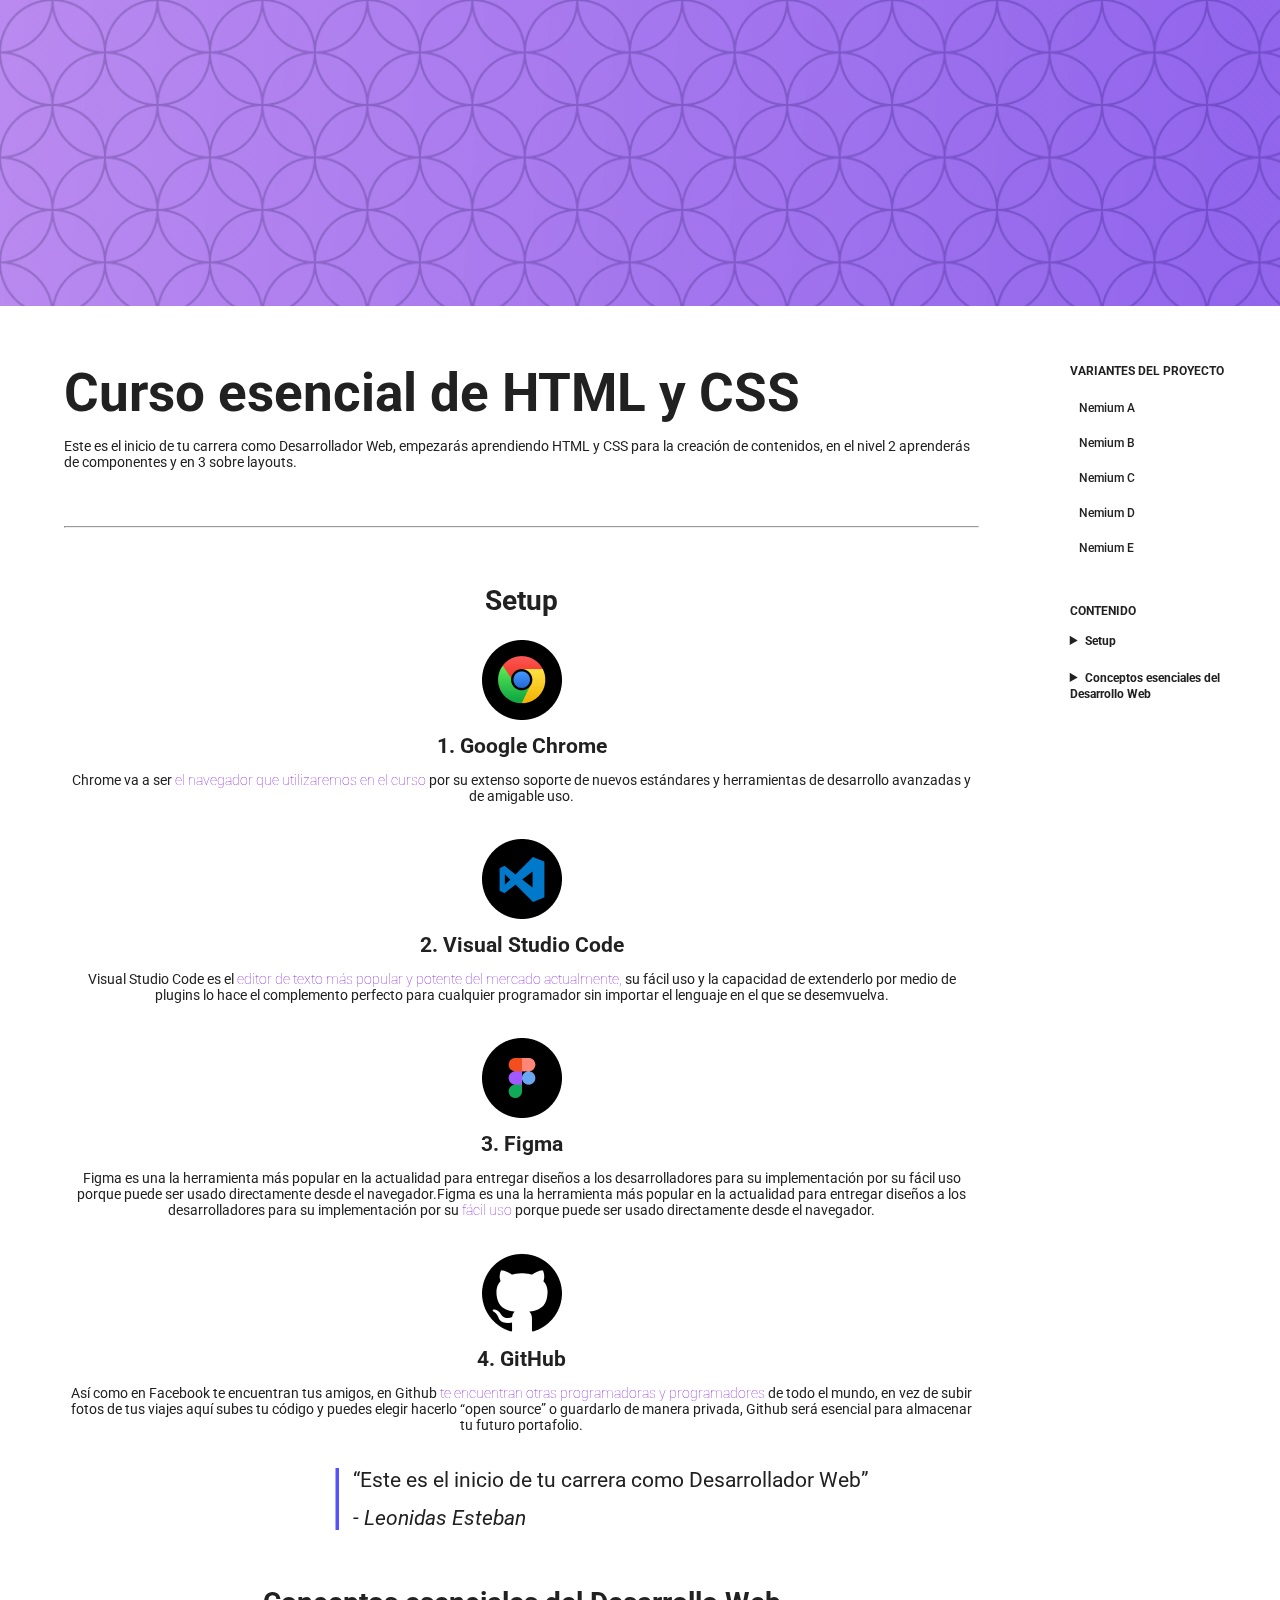
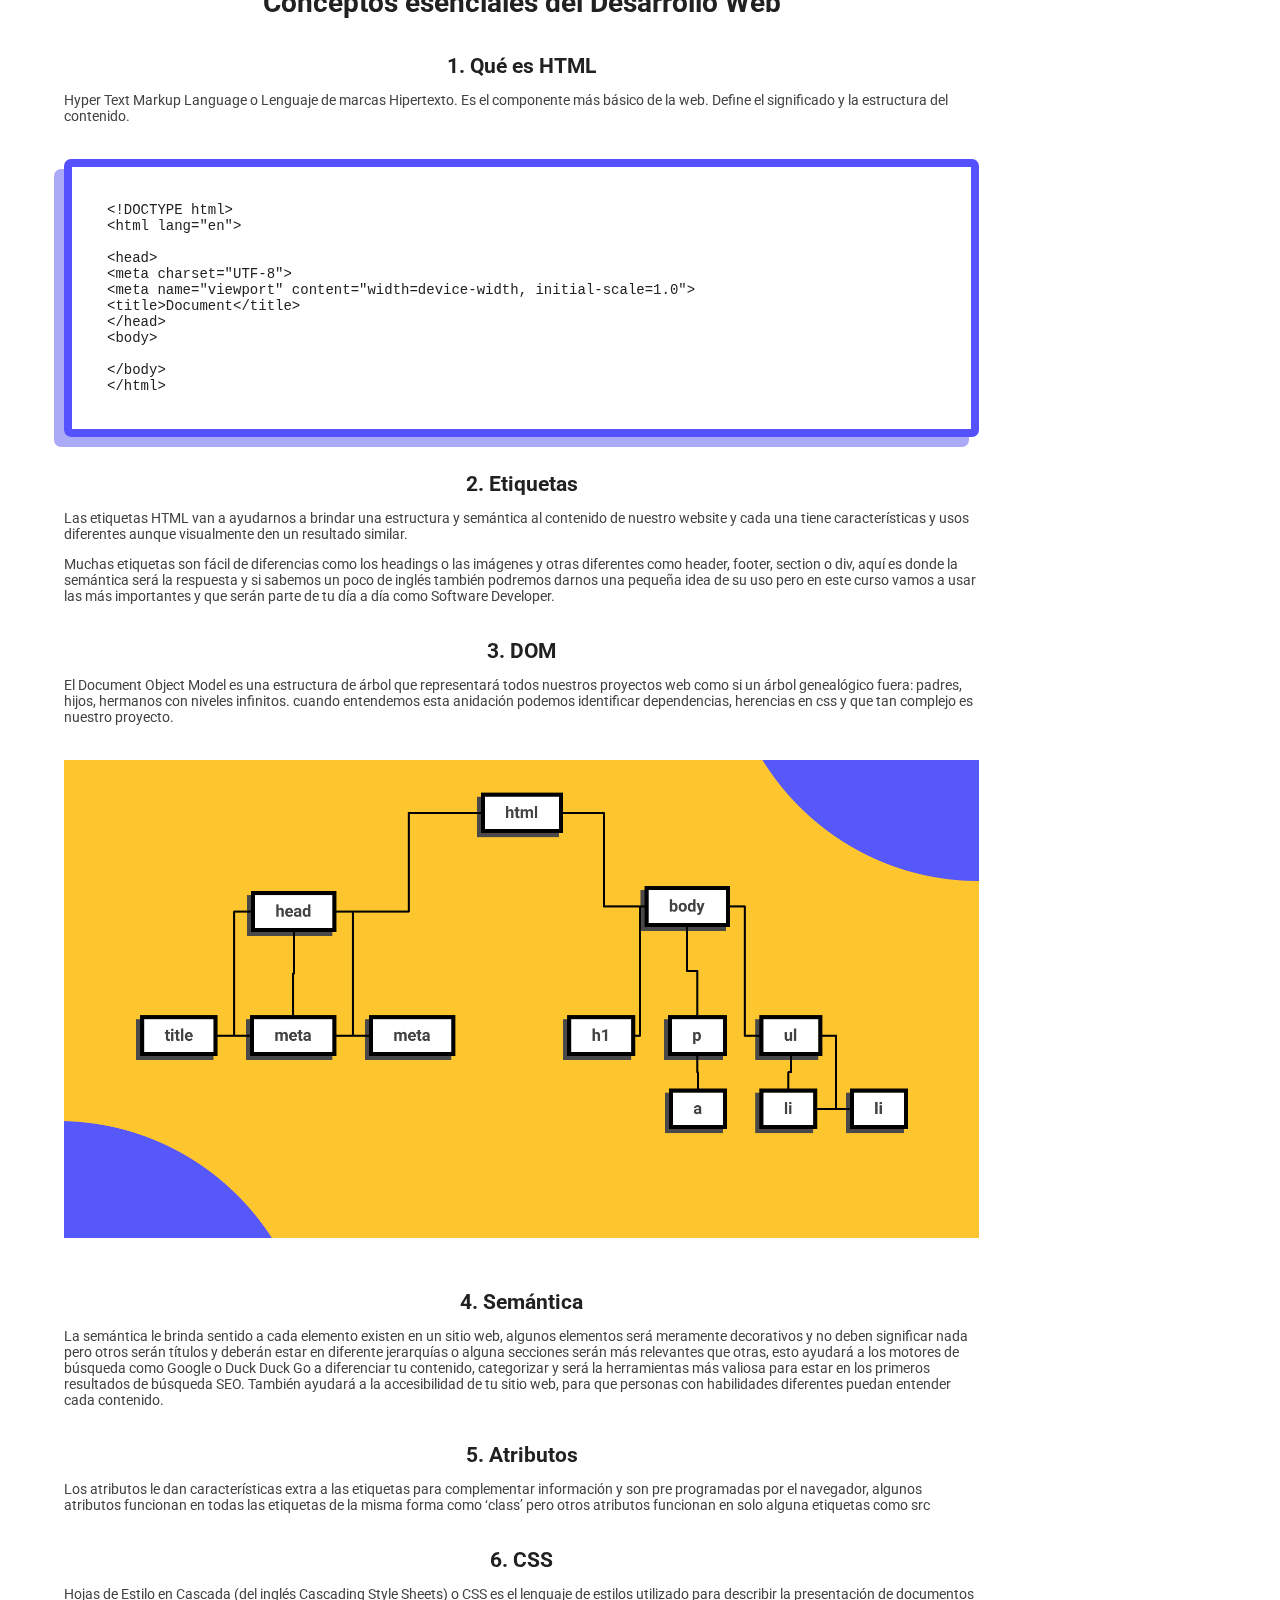
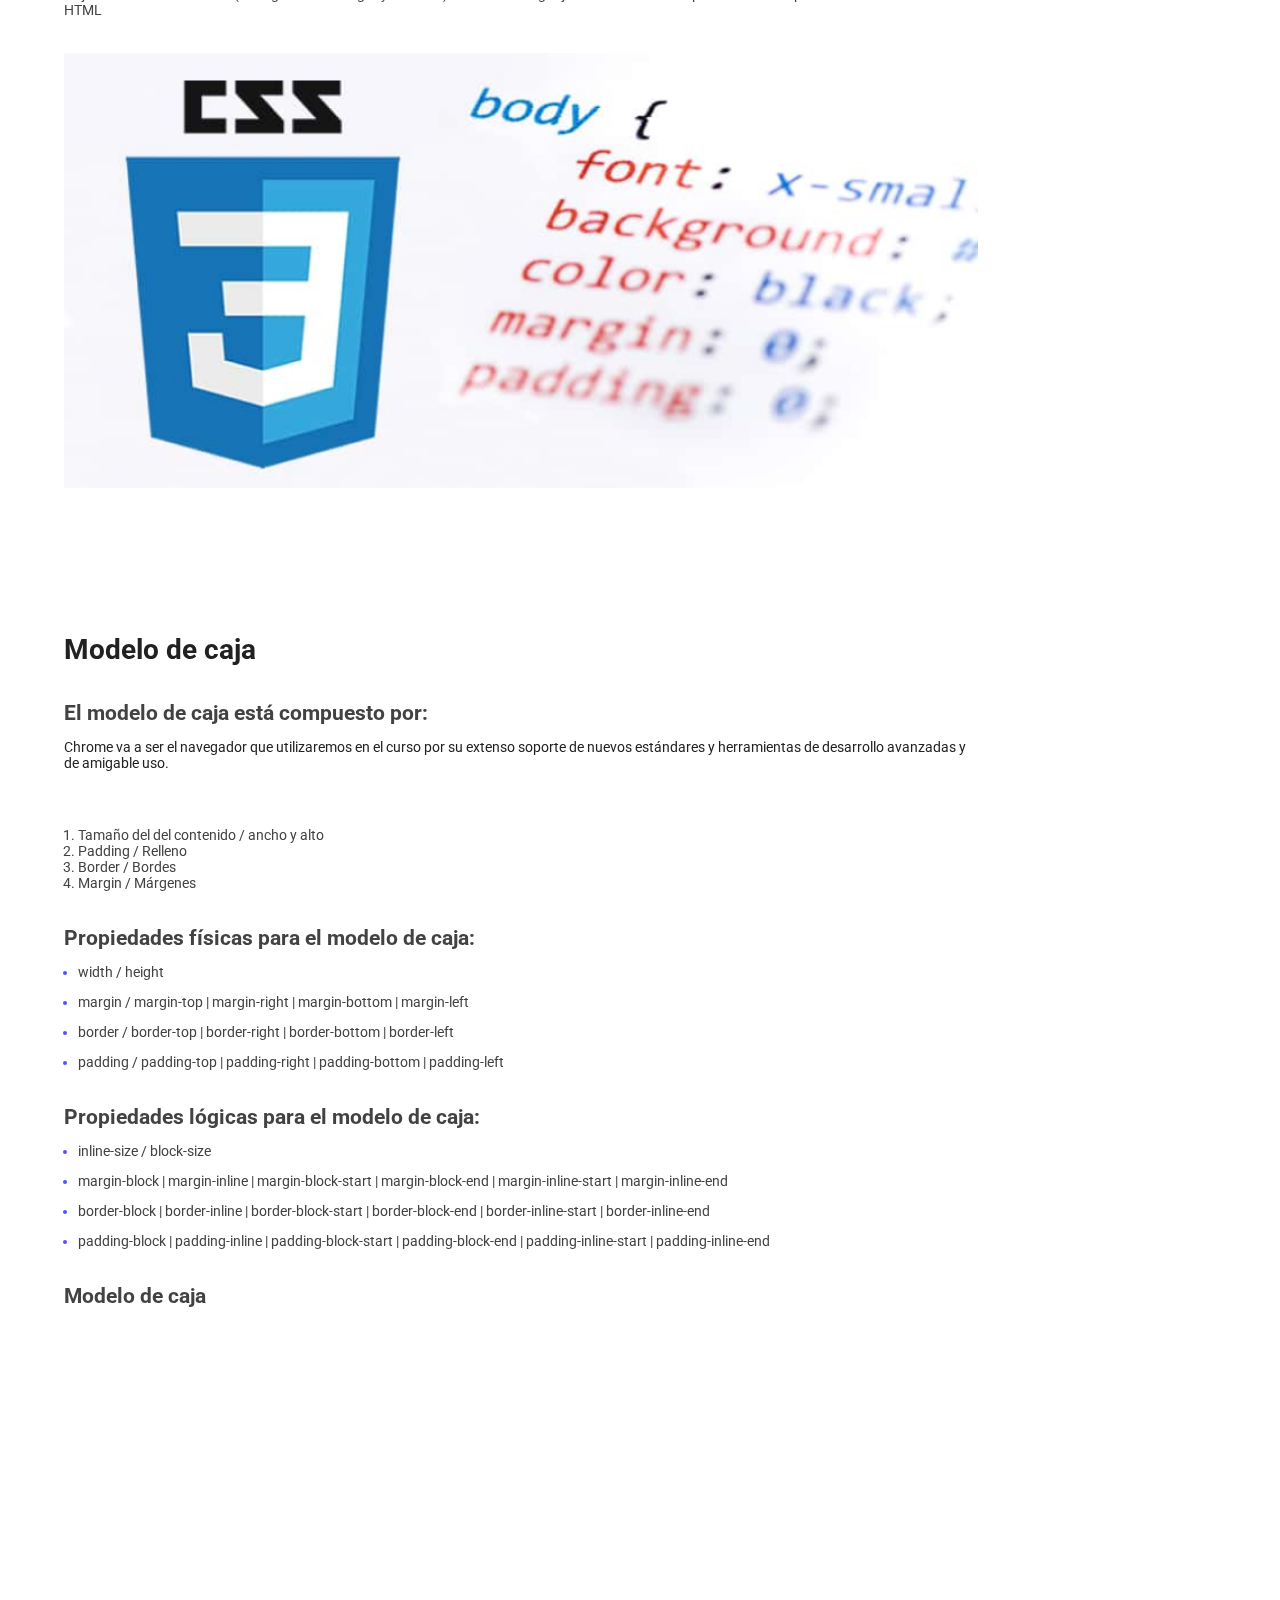
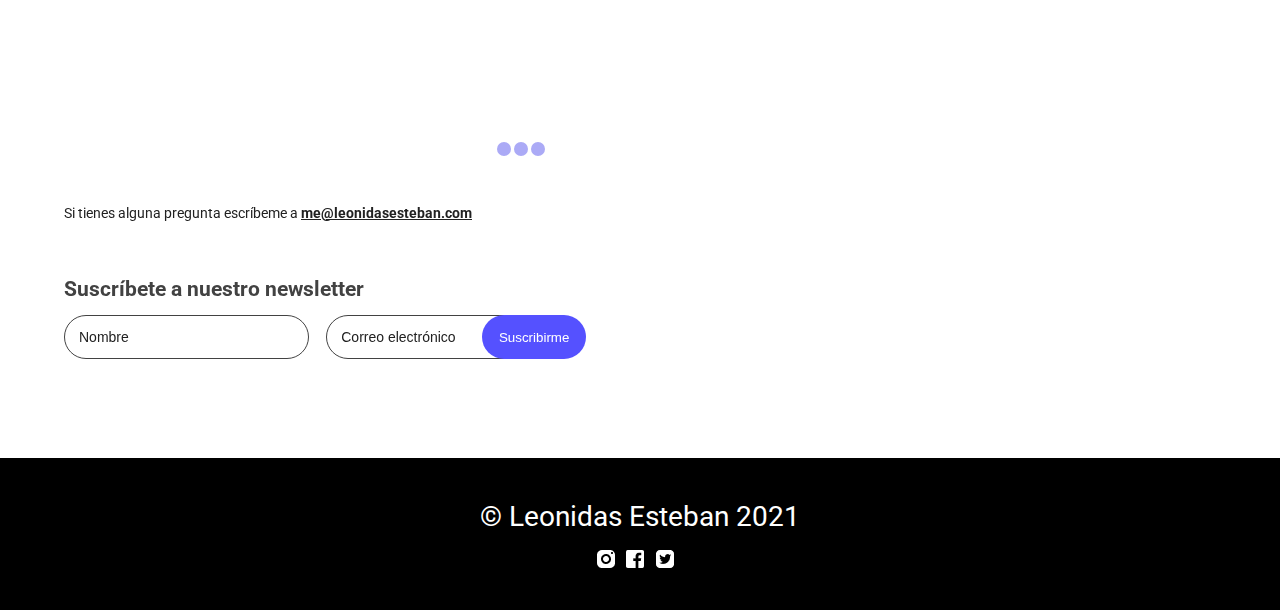
<file: nemium-d.html>
<!DOCTYPE html>
<html lang="en">

<head>
  <meta charset="UTF-8">
  <meta http-equiv="X-UA-Compatible" content="IE=edge">
  <meta name="viewport" content="width=device-width, initial-scale=1.0">
  <link rel="stylesheet" href="css/style.css">
  <link rel="preconnect" href="https://fonts.googleapis.com">
  <link rel="preconnect" href="https://fonts.gstatic.com" crossorigin>
  <link href="https://fonts.googleapis.com/css2?family=Roboto&display=swap" rel="stylesheet">
  <link rel="shortcut icon" href="./icon/favicon.png" type="image/x-icon">
  <title>Nemium</title>
</head>

<body>
  <div class="backgroundHeader-dSecond">
  </div>
  <div class="backgroundHeader-d">
  </div>
  <nav class="sideNav-d">
    <div class="wrapperNav">
      <div class="conteiner1">
        <h3>VARIANTES DEL PROYECTO</h3>
        <ul>
          <a href="./index.html">
            <li>Nemium A</li>
          </a>
          <a href="./nemium-b.html">
            <li>Nemium B</li>
          </a>
          <a href="./nemium-c.html">
            <li>Nemium C</li>
          </a>
          <a href="./nemium-d.html">
            <li>Nemium D</li>
          </a>
          <a href="./nemium-e.html">
            <li>Nemium E</li>
          </a>
        </ul>
      </div>
      <div class="conteiner2">
        <h3>CONTENIDO</h3>
        <details>
          <summary>
            <h3>Setup</h3>
          </summary>
          <ol>
            <a href="#content1-1"><li>Google Chrome</li></a>
            <a href="#content1-2"><li>Visual Studio Code</li></a>
            <a href="#content1-3"><li>Figma</li></a>
            <a href="#content1-4"><li>GitHub</li></a>
          </ol>
        </details>
        <details>
          <summary>
            <h3>Conceptos esenciales del Desarrollo Web</h3>
          </summary>
          <ol>
            <a href="#content2-1"><li>Qué es HTML</li></a>
            <a href="#content2-2"><li>Etiquetas</li></a>
            <a href="#content2-3"><li>DOM</li></a>
            <a href="#content2-4"><li>Semántica</li></a>
            <a href="#content2-5"><li>Atributos</li></a>
            <a href="#content2-6"><li>Qué es CSS</li></a>
          </ol>
        </details>
      </div>
    </div>
  </nav>
  <main class="contentMain-d">
    <div class="wrapperMain">
      <h1>Curso esencial de HTML y CSS</h1>
      <p>Este es el inicio de tu carrera como Desarrollador Web, empezarás aprendiendo HTML y CSS para la creación de
        contenidos,
        en el nivel 2 aprenderás de componentes y en 3 sobre layouts.</p>
      <hr>
      <div class="content1">
        <h2>Setup</h2>
        <div class="content1-1" id="content1-1">
          <img src="img/googlechrome.png" alt="imagen google chrome">
          <h3>Google Chrome</h3>

          <p>Chrome va a ser <b>el navegador que utilizaremos en el curso </b>por su extenso soporte de nuevos
            estándares y herramientas de
            desarrollo avanzadas y de amigable uso.</p>
        </div>
        <div class="content1-2" id="content1-2">
          <img src="img/visualstudiocode.png" alt="imagen visual studio code">
          <h3>Visual Studio Code</h3>

          <p>Visual Studio Code es el <b>editor de texto más popular y potente del mercado actualmente,</b> su fácil uso
            y la
            capacidad de extenderlo por medio de plugins lo hace el complemento perfecto para cualquier programador sin
            importar el
            lenguaje en
            el que se desemvuelva.</p>
        </div>
        <div class="content1-3" id="content1-3">
          <img src="img/figma.png" alt="imagen google chrome">
          <h3>Figma</h3>

          <p>Figma es una la herramienta más popular en la actualidad para entregar diseños a los desarrolladores para
            su implementación por su fácil uso porque puede ser usado directamente desde el navegador.Figma es una la
            herramienta más popular en la actualidad para entregar diseños a los desarrolladores para su
            implementación por su <b>fácil uso</b> porque puede ser usado directamente desde el navegador.</p>
        </div>
        <div class="content1-4" id="content1-4">
          <img src="img/github.png" alt="imagen google chrome">
          <h3>GitHub</h3>

          <p>Así como en Facebook te encuentran tus amigos, en Github <b>te encuentran otras programadoras y
              programadores </b> de todo el
            mundo, en vez de subir fotos de tus viajes aquí subes tu código y puedes elegir hacerlo “open source” o
            guardarlo de
            manera privada, Github será esencial para almacenar tu futuro portafolio.</p>
        </div>
        <div class="phrase">
          <blockquote>
            “Este es el inicio de tu carrera como Desarrollador Web”
          </blockquote>
          <cite>- Leonidas Esteban</cite>
        </div>
      </div>
      <div class="content2">
        <h2>Conceptos esenciales del Desarrollo Web</h2>
        <div class="content2-1" id="content2-1">
          <h3>Qué es HTML</h3>

          <p>Hyper Text Markup Language o Lenguaje de marcas Hipertexto. Es el componente más básico de la web. Define
            el significado
            y la estructura del contenido.</p>
          <div class="codeCite">
            <pre><code>&lt!DOCTYPE html>
&lthtml lang="en">

&lthead>
&ltmeta charset="UTF-8">
&ltmeta name="viewport" content="width=device-width, initial-scale=1.0">
&lttitle>Document&lt/title>
&lt/head>
&ltbody>

&lt/body>
&lt/html></code></pre>
          </div>
        </div>
        <div class="content2-2" id="content2-2">
          <h3>Etiquetas</h3>

          <p>Las etiquetas HTML van a ayudarnos a brindar una estructura y semántica al contenido de nuestro website y
            cada una tiene
            características y usos diferentes aunque visualmente den un resultado similar.</p>
          <p>Muchas etiquetas son fácil de diferencias como los headings o las imágenes y otras diferentes como header,
            footer,
            section o div, aquí es donde la semántica será la respuesta y si sabemos un poco de inglés también podremos
            darnos una
            pequeña idea de su uso pero en este curso vamos a usar las más importantes y que serán parte de tu día a día
            como
            Software Developer.</p>
        </div>
        <div class="content2-3" id="content2-3">
          <h3>DOM</h3>

          <p>El Document Object Model es una estructura de árbol que representará todos nuestros proyectos web como si
            un árbol
            genealógico fuera: padres, hijos, hermanos con niveles infinitos. cuando entendemos esta anidación podemos
            identificar
            dependencias, herencias en css y que tan complejo es nuestro proyecto.</p>
          <img src="img/dom.png" alt="imagen estructura DOM">
        </div>
        <div class="content2-4" id="content2-4">
          <h3>Semántica</h3>

          <p>La semántica le brinda sentido a cada elemento existen en un sitio web, algunos elementos será meramente
            decorativos y
            no deben significar nada pero otros serán títulos y deberán estar en diferente jerarquías o alguna secciones
            serán más
            relevantes que otras, esto ayudará a los motores de búsqueda como Google o Duck Duck Go a diferenciar tu
            contenido,
            categorizar y será la herramientas más valiosa para estar en los primeros resultados de búsqueda SEO.
            También ayudará a
            la accesibilidad de tu sitio web, para que personas con habilidades diferentes puedan entender cada
            contenido.</p>
        </div>
        <div class="content2-5" id="content2-5">
          <h3>Atributos</h3>

          <p>Los atributos le dan características extra a las etiquetas para complementar información y son pre
            programadas por el
            navegador, algunos atributos funcionan en todas las etiquetas de la misma forma como ‘class’ pero otros
            atributos
            funcionan en solo alguna etiquetas como src</p>
        </div>
        <div class="content2-6" id="content2-6">
          <h3>CSS</h3>

          <p>Hojas de Estilo en Cascada (del inglés Cascading Style Sheets) o CSS es el lenguaje de estilos utilizado
            para describir
            la presentación de documentos HTML</p>
          <img src="img/css.png" alt="imagen logo css">
        </div>
      </div>
      <div class="content3">
        <h2>Modelo de caja</h2>
        <div class="content3-1">
          <h3>El modelo de caja está compuesto por:</h3>
          <p>Chrome va a ser el navegador que utilizaremos en el curso por su extenso soporte de nuevos estándares y
            herramientas de
            desarrollo avanzadas y de amigable uso.</p>
          <ol>
            <li>Tamaño del del contenido / ancho y alto</li>
            <li>Padding / Relleno</li>
            <li>Border / Bordes</li>
            <li>Margin / Márgenes</li>
          </ol>
        </div>
        <div class="content3-2">
          <h3>Propiedades físicas para el modelo de caja:</h3>
          <ul>
            <li>width / height</li>
            <li>margin / margin-top | margin-right | margin-bottom | margin-left</li>
            <li>border / border-top | border-right | border-bottom | border-left</li>
            <li>padding / padding-top | padding-right | padding-bottom | padding-left</li>
          </ul>
        </div>
        <div class="content3-3">
          <h3>Propiedades lógicas para el modelo de caja:</h3>
          <ul>
            <li>inline-size / block-size</li>
            <li>margin-block | margin-inline | margin-block-start | margin-block-end | margin-inline-start |
              margin-inline-end</li>
            <li>border-block | border-inline | border-block-start | border-block-end | border-inline-start |
              border-inline-end</li>
            <li>padding-block | padding-inline | padding-block-start | padding-block-end | padding-inline-start |
              padding-inline-end</li>
          </ul>
        </div>
        <div class="content3-4">
          <h3>Modelo de caja</h3>
          <div class="overfollImg">
            <iframe class="video" id="video-1" width="100%" height="98%" src="https://www.youtube.com/embed/5f5Ig_U2Bpk"
              title="YouTube video player" frameborder="0"
              allow="accelerometer; autoplay; clipboard-write; encrypted-media; gyroscope; picture-in-picture"
              allowfullscreen></iframe>
            <iframe class="video" id="video-2" width="100%" height="98%" src="https://www.youtube.com/embed/wWJYYz4JoHY"
              title="YouTube video player" frameborder="0"
              allow="accelerometer; autoplay; clipboard-write; encrypted-media; gyroscope; picture-in-picture"
              allowfullscreen></iframe>
            <iframe class="video" id="video-3" width="100%" height="98%" src="https://www.youtube.com/embed/cuyYAYFI414"
              title="YouTube video player" frameborder="0"
              allow="accelerometer; autoplay; clipboard-write; encrypted-media; gyroscope; picture-in-picture"
              allowfullscreen></iframe>
          </div>
          <div class="buttonScroll-conteiner">
            <a href="#video-1"><button class="buttonScroll"></button></a>
            <a href="#video-2"><button class="buttonScroll"></button></a>
            <a href="#video-3"><button class="buttonScroll"></button></a>
          </div>
          <p>Si tienes alguna pregunta escríbeme a <b><u>me@leonidasesteban.com</u></b></p>
          <h3>Suscríbete a nuestro newsletter</h3>
          <form action="" class="formSubscription">
            <input type="text" name="nombre" id="nombre" placeholder="Nombre">
            <input type="email" name="correo" id="correo" placeholder="Correo electrónico">
            <input type="submit" value="Suscribirme">
          </form>
        </div>
      </div>
    </div>
  </main>
  <footer class="footerNemium-d">
    <div class="endpage">
      <p>© Leonidas Esteban 2021</p>
      <div class="iconRed-social">
        <img src="icon/instagram.png" alt="icono instagram">
        <img src="icon/facebook.png" alt="icono facebook">
        <img src="icon/twitter.png" alt="icono twitter">
      </div>
    </div>
  </footer>
</body>

</html>
</file>
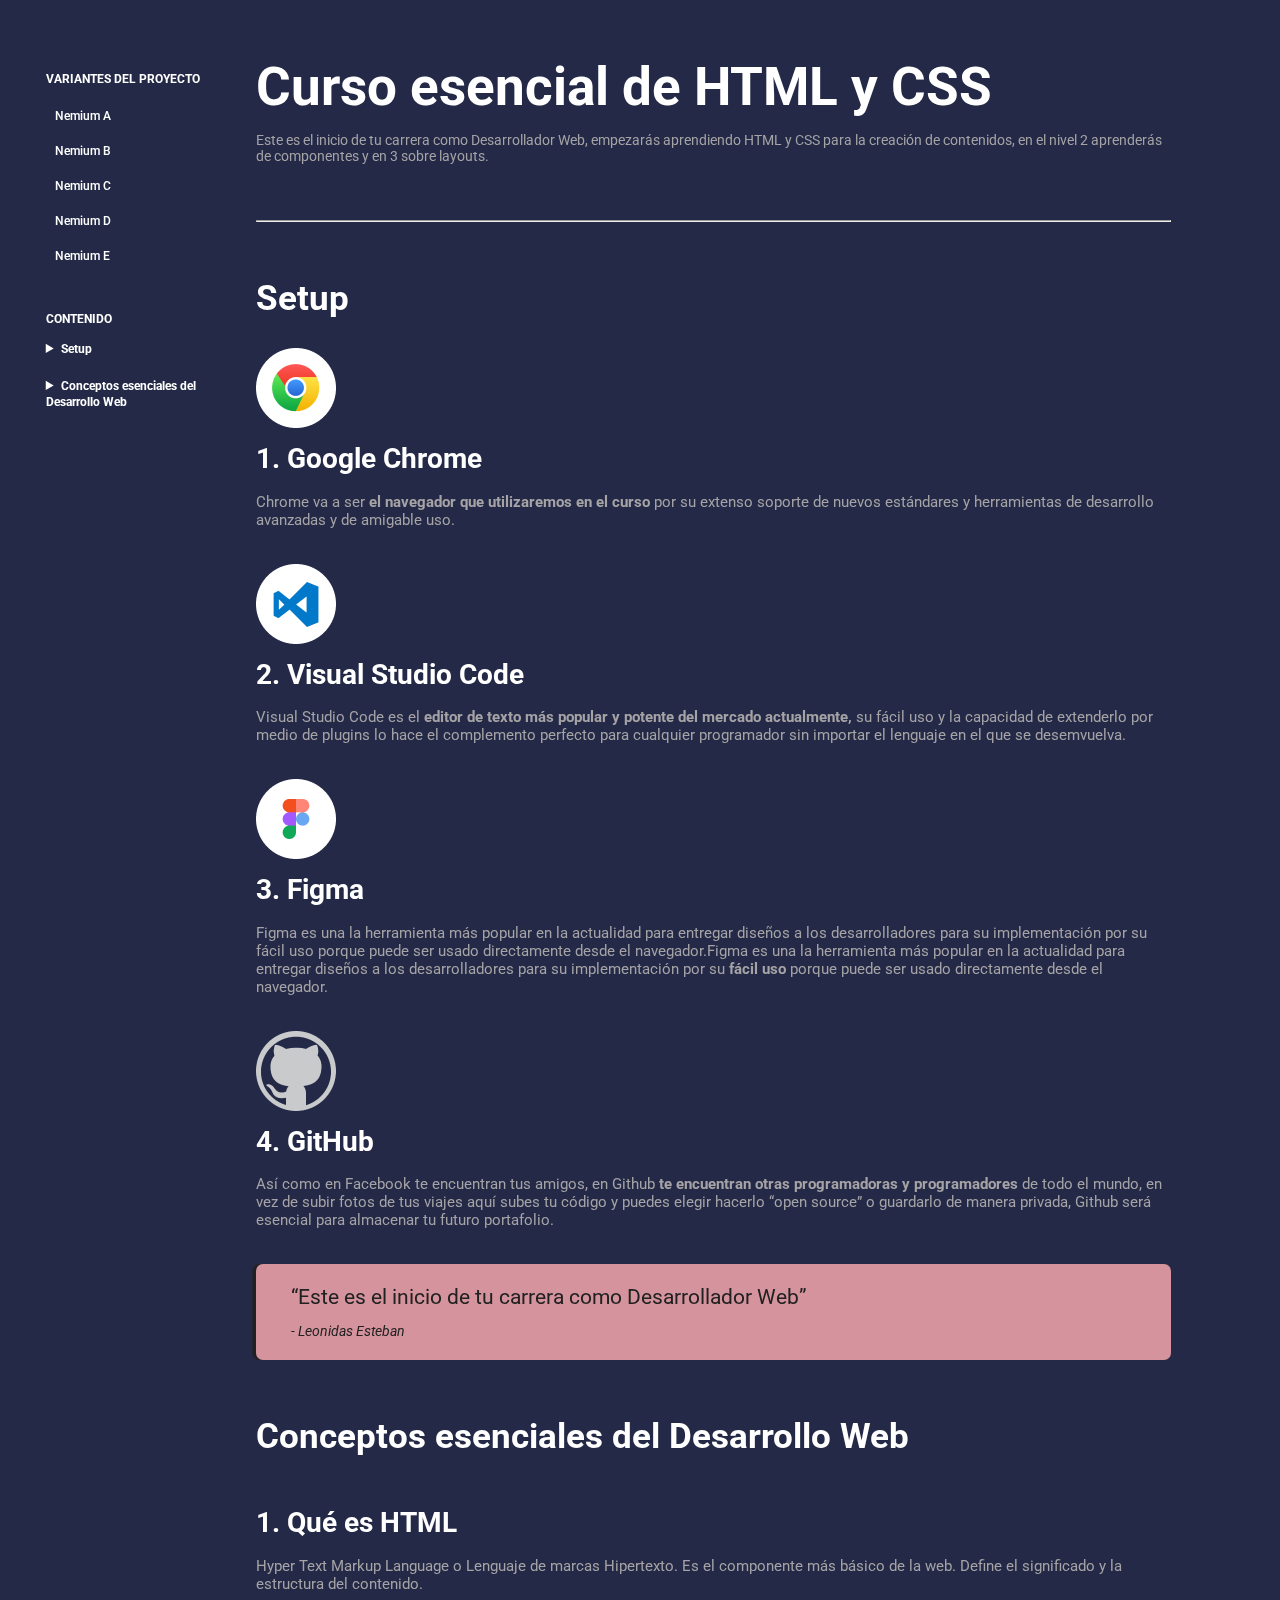
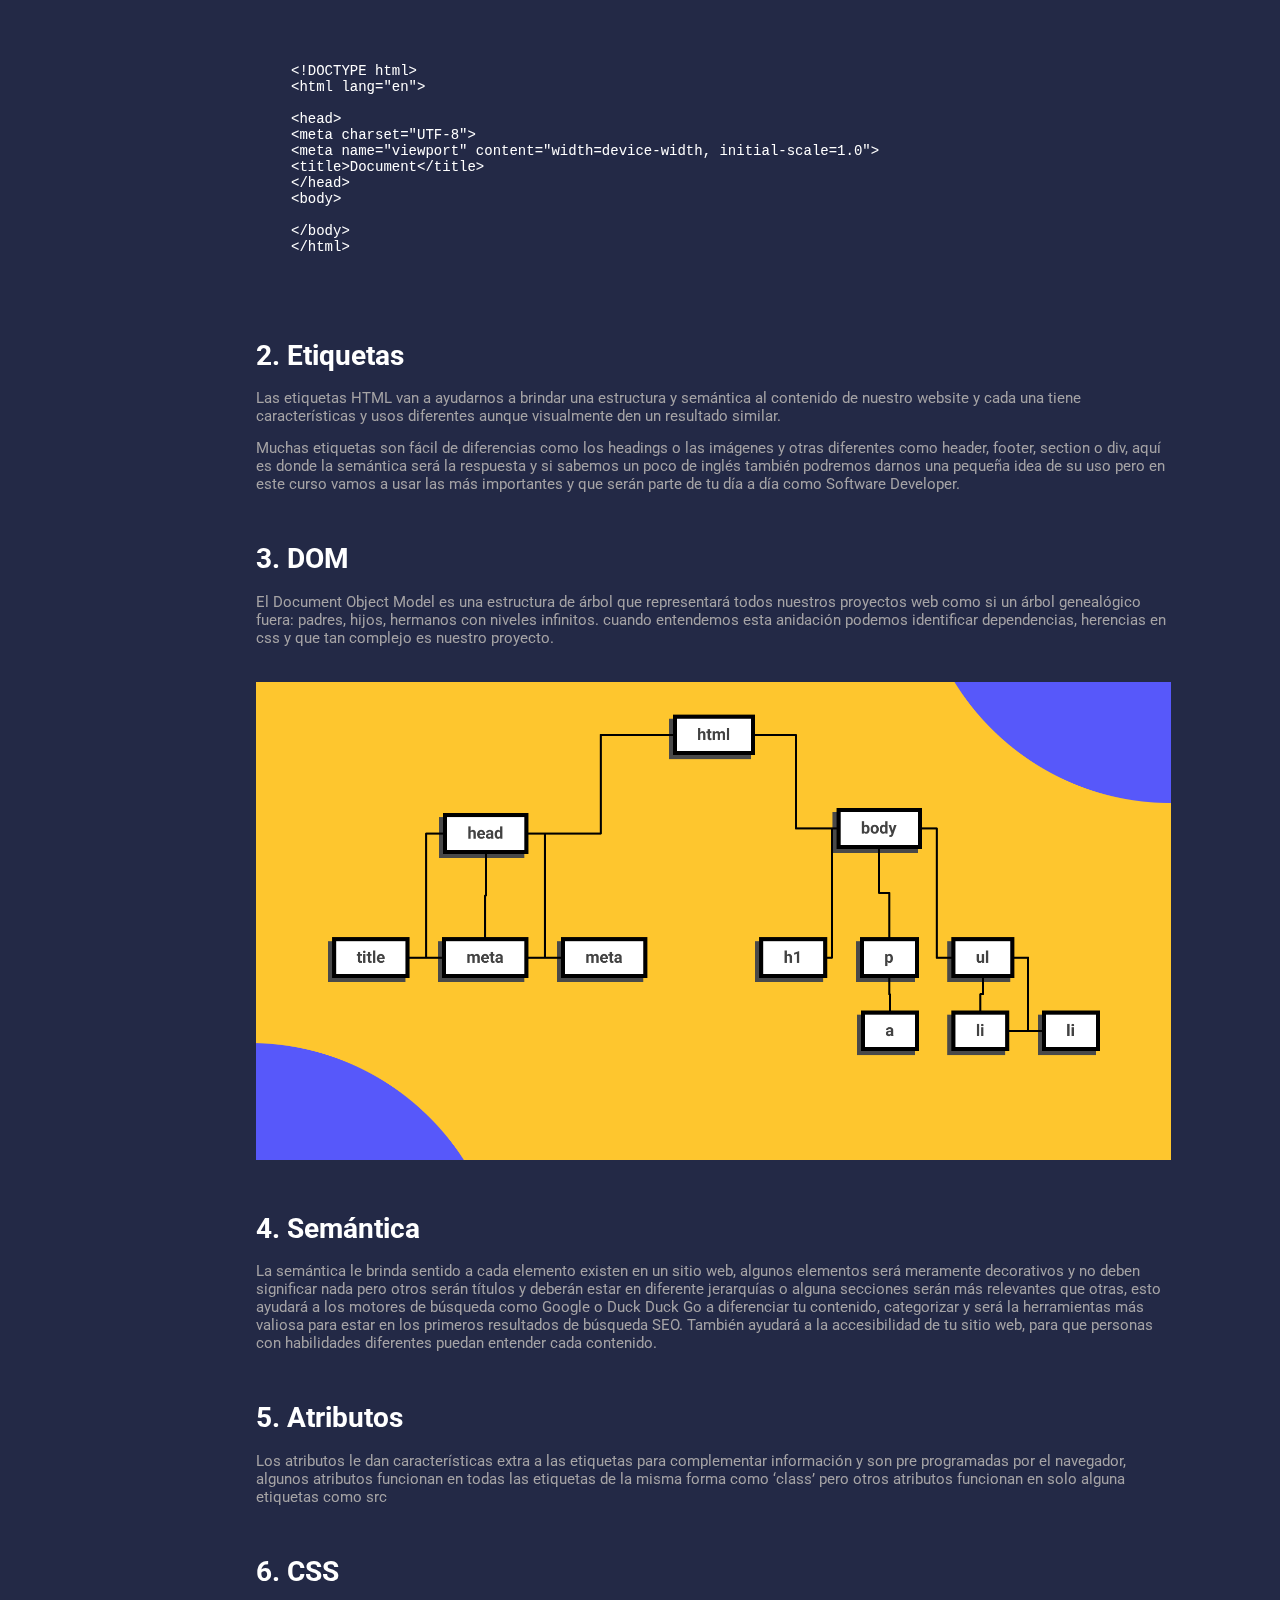
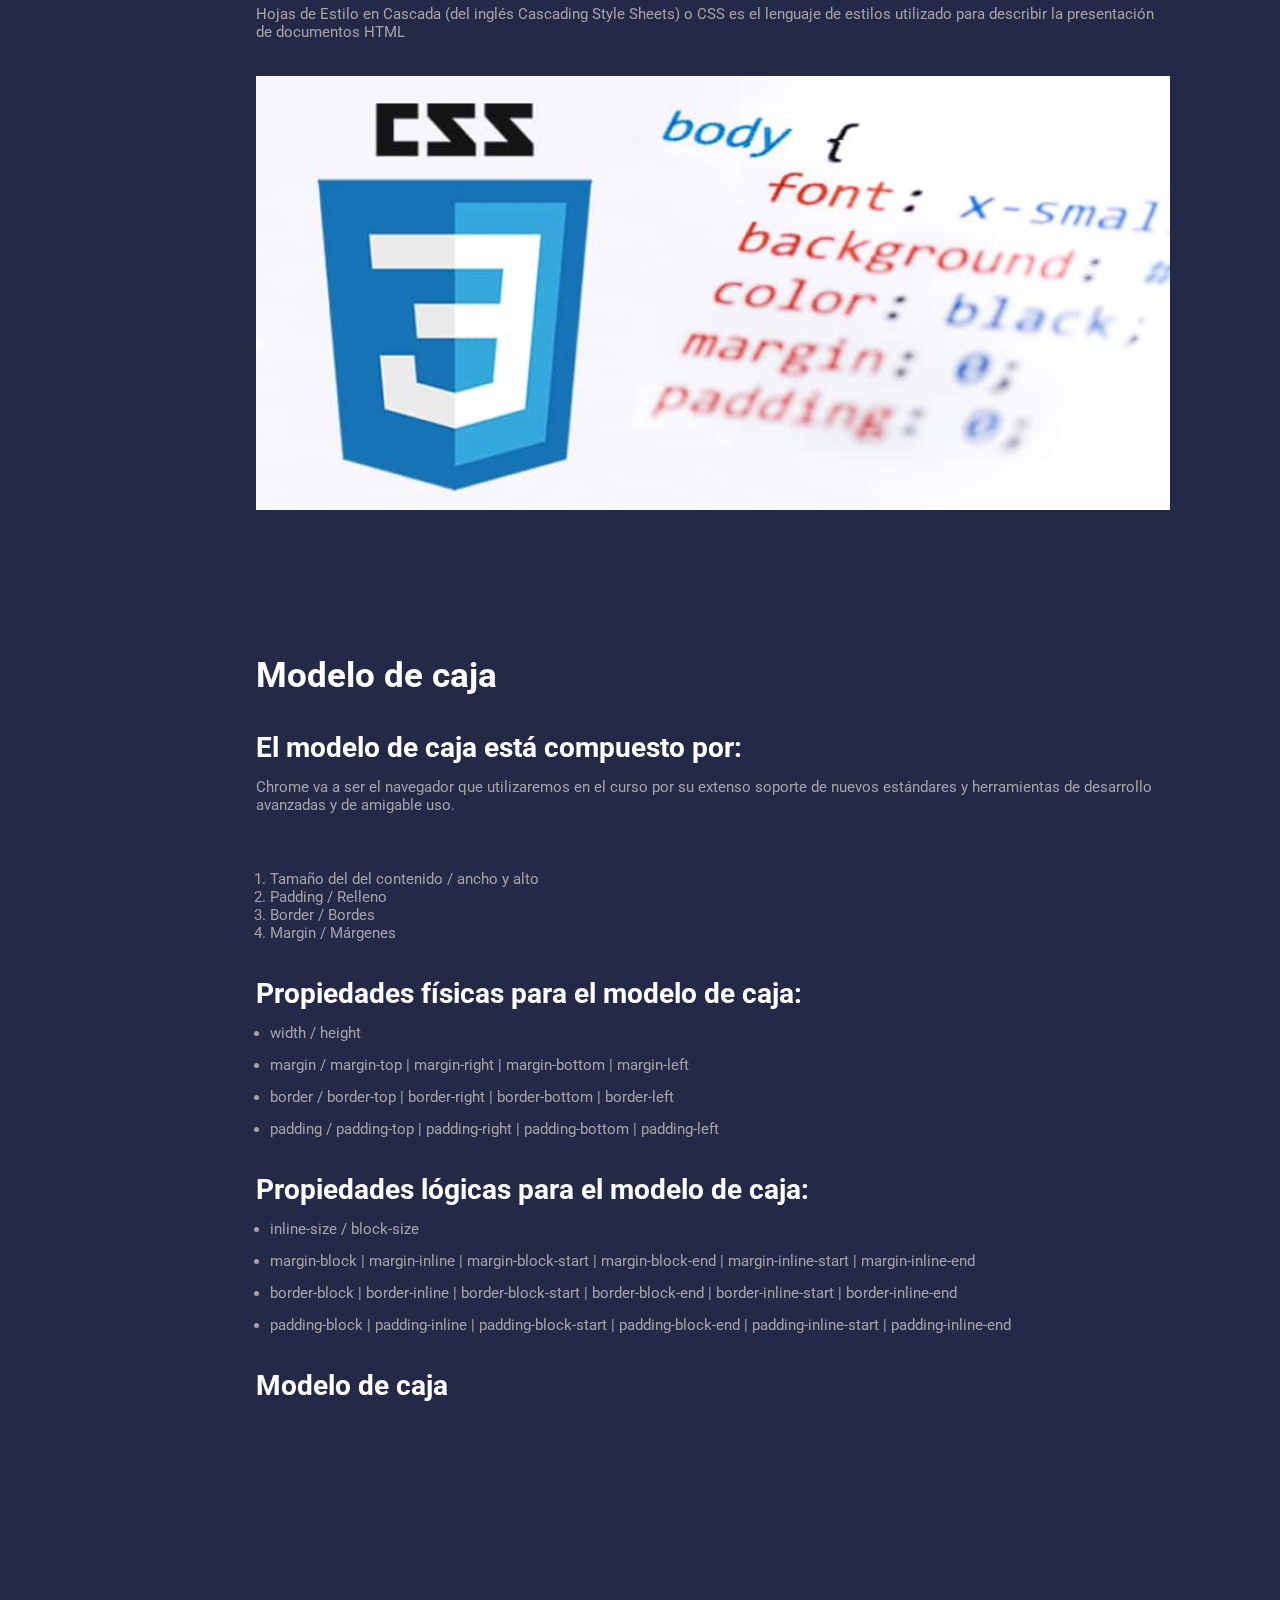
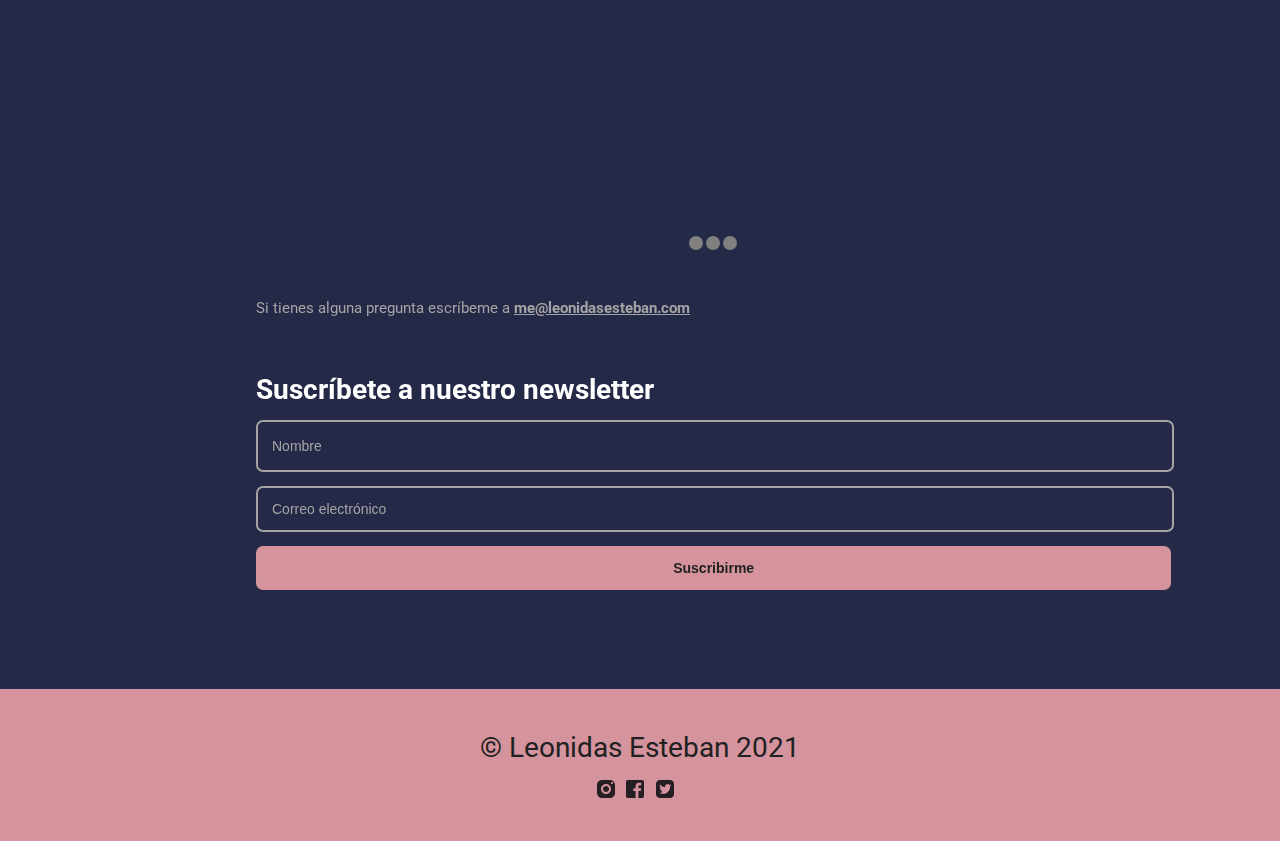
<file: nemium-e.html>
<!DOCTYPE html>
<html lang="en">

<head>
  <meta charset="UTF-8">
  <meta http-equiv="X-UA-Compatible" content="IE=edge">
  <meta name="viewport" content="width=device-width, initial-scale=1.0">
  <link rel="stylesheet" href="css/style.css">
  <link rel="preconnect" href="https://fonts.googleapis.com">
  <link rel="preconnect" href="https://fonts.gstatic.com" crossorigin>
  <link href="https://fonts.googleapis.com/css2?family=Roboto&display=swap" rel="stylesheet">
  <link rel="shortcut icon" href="./icon/favicon.png" type="image/x-icon">
  <title>Nemium</title>
</head>

<body class="body e">
  <nav class="sideNav e">
    <div class="wrapperNav">
      <div class="conteiner1">
        <h3>VARIANTES DEL PROYECTO</h3>
        <ul>
          <a href="./index.html">
            <li>Nemium A</li>
          </a>
          <a href="./nemium-b.html">
            <li>Nemium B</li>
          </a>
          <a href="./nemium-c.html">
            <li>Nemium C</li>
          </a>
          <a href="./nemium-d.html">
            <li>Nemium D</li>
          </a>
          <a href="./nemium-e.html">
            <li>Nemium E</li>
          </a>
        </ul>
      </div>
      <div class="conteiner2">
        <h3>CONTENIDO</h3>
        <details>
          <summary>
            <h3>Setup</h3>
          </summary>
          <ol>
            <li><a href="#content1-1">Google Chrome</a></li>
            <li><a href="#content1-2">Visual Studio Code</a></li>
            <li><a href="#content1-3">Figma</a></li>
            <li><a href="#content1-4">GitHub</a></li>
          </ol>
        </details>
        <details>
          <summary>
            <h3>Conceptos esenciales del Desarrollo Web</h3>
          </summary>
          <ol>
            <li><a href="#content2-1">Qué es HTML</a></li>
            <li><a href="#content2-2">Etiquetas</a></li>
            <li><a href="#content2-3">DOM</a></li>
            <li><a href="#content2-4">Semántica</a></li>
            <li><a href="#content2-5">Atributos</a></li>
            <li><a href="#content2-6">Qué es CSS</a></li>
          </ol>
        </details>
      </div>
    </div>
  </nav>
  <main class="contentMain e">
    <div class="wrapperMain e">
      <h1>Curso esencial de HTML y CSS</h1>
      <p class="pNemium-b">Este es el inicio de tu carrera como Desarrollador Web, empezarás aprendiendo HTML y CSS para
        la creación de
        contenidos,
        en el nivel 2 aprenderás de componentes y en 3 sobre layouts.</p>
      <hr>
      <div class="content1 e">
        <h2>Setup</h2>
        <div class="content1-1" id="content1-1">
          <img class="imgNemium-b" src="img/googlechrome-b.png" alt="imagen google chrome">
          <h3 class="h3Nemium-b">Google Chrome</h3>
          <p class="pNemium-b">Chrome va a ser <b>el navegador que utilizaremos en el curso </b>por su extenso soporte
            de nuevos
            estándares y herramientas de
            desarrollo avanzadas y de amigable uso.</p>
        </div>
        <div class="content1-2" id="content1-2">
          <img class="imgNemium-b" src="img/visualstudiocode-b.png" alt="imagen visual studio code">
          <h3 class="h3Nemium-b">Visual Studio Code</h3>

          <p class="pNemium-b">Visual Studio Code es el <b>editor de texto más popular y potente del mercado
              actualmente,</b> su fácil uso
            y la
            capacidad de extenderlo por medio de plugins lo hace el complemento perfecto para cualquier programador sin
            importar el
            lenguaje en
            el que se desemvuelva.</p>
        </div>
        <div class="content1-3" id="content1-3">
          <img class="imgNemium-b" src="img/figma-b.png" alt="imagen google chrome">
          <h3 class="h3Nemium-b">Figma</h3>

          <p class="pNemium-b">Figma es una la herramienta más popular en la actualidad para entregar diseños a los
            desarrolladores para
            su implementación por su fácil uso porque puede ser usado directamente desde el navegador.Figma es una la
            herramienta más popular en la actualidad para entregar diseños a los desarrolladores para su
            implementación por su <b>fácil uso</b> porque puede ser usado directamente desde el navegador.</p>
        </div>
        <div class="content1-4" id="content1-4">
          <img class="imgNemium-b" src="img/github-b.png" alt="imagen google chrome">
          <h3 class="h3Nemium-b">GitHub</h3>

          <p class="pNemium-b">Así como en Facebook te encuentran tus amigos, en Github <b>te encuentran otras
              programadoras y
              programadores </b> de todo el
            mundo, en vez de subir fotos de tus viajes aquí subes tu código y puedes elegir hacerlo “open source” o
            guardarlo de
            manera privada, Github será esencial para almacenar tu futuro portafolio.</p>
        </div>
        <div class="phrase">
          <blockquote>
            “Este es el inicio de tu carrera como Desarrollador Web”
          </blockquote>
          <cite>- Leonidas Esteban</cite>
        </div>
      </div>
      <div class="content2 e">
        <h2>Conceptos esenciales del Desarrollo Web</h2>
        <div class="content2-1" id="content2-1">
          <h3 class="h3Nemium-b">Qué es HTML</h3>

          <p class="pNemium-b">Hyper Text Markup Language o Lenguaje de marcas Hipertexto. Es el componente más básico
            de la web. Define
            el significado
            y la estructura del contenido.</p>
          <div class="codeCite">
            <pre class="nemium-b"><code>&lt!DOCTYPE html>
&lthtml lang="en">

&lthead>
&ltmeta charset="UTF-8">
&ltmeta name="viewport" content="width=device-width, initial-scale=1.0">
&lttitle>Document&lt/title>
&lt/head>
&ltbody>

&lt/body>
&lt/html></code></pre>
          </div>
        </div>
        <div class="content2-2" id="content2-2">
          <h3 class="h3Nemium-b">Etiquetas</h3>

          <p class="pNemium-b">Las etiquetas HTML van a ayudarnos a brindar una estructura y semántica al contenido de
            nuestro website y
            cada una tiene
            características y usos diferentes aunque visualmente den un resultado similar.</p>
          <p class="pNemium-b">Muchas etiquetas son fácil de diferencias como los headings o las imágenes y otras
            diferentes como header,
            footer,
            section o div, aquí es donde la semántica será la respuesta y si sabemos un poco de inglés también podremos
            darnos una
            pequeña idea de su uso pero en este curso vamos a usar las más importantes y que serán parte de tu día a día
            como
            Software Developer.</p>
        </div>
        <div class="content2-3" id="content2-3">
          <h3 class="h3Nemium-b">DOM</h3>

          <p class="pNemium-b">El Document Object Model es una estructura de árbol que representará todos nuestros
            proyectos web como si
            un árbol
            genealógico fuera: padres, hijos, hermanos con niveles infinitos. cuando entendemos esta anidación podemos
            identificar
            dependencias, herencias en css y que tan complejo es nuestro proyecto.</p>
          <img src="img/dom.png" alt="imagen estructura DOM">
        </div>
        <div class="content2-4" id="content2-4">
          <h3 class="h3Nemium-b">Semántica</h3>

          <p class="pNemium-b">La semántica le brinda sentido a cada elemento existen en un sitio web, algunos elementos
            será meramente
            decorativos y
            no deben significar nada pero otros serán títulos y deberán estar en diferente jerarquías o alguna secciones
            serán más
            relevantes que otras, esto ayudará a los motores de búsqueda como Google o Duck Duck Go a diferenciar tu
            contenido,
            categorizar y será la herramientas más valiosa para estar en los primeros resultados de búsqueda SEO.
            También ayudará a
            la accesibilidad de tu sitio web, para que personas con habilidades diferentes puedan entender cada
            contenido.</p>
        </div>
        <div class="content2-5" id="content2-5">
          <h3 class="h3Nemium-b">Atributos</h3>

          <p class="pNemium-b">Los atributos le dan características extra a las etiquetas para complementar información
            y son pre
            programadas por el
            navegador, algunos atributos funcionan en todas las etiquetas de la misma forma como ‘class’ pero otros
            atributos
            funcionan en solo alguna etiquetas como src</p>
        </div>
        <div class="content2-6" id="content2-6">
          <h3 class="h3Nemium-b">CSS</h3>

          <p class="pNemium-b">Hojas de Estilo en Cascada (del inglés Cascading Style Sheets) o CSS es el lenguaje de
            estilos utilizado
            para describir
            la presentación de documentos HTML</p>
          <img src="img/css.png" alt="imagen logo css">
        </div>
      </div>
      <div class="content3 e">
        <h2>Modelo de caja</h2>
        <div class="content3-1">
          <h3>El modelo de caja está compuesto por:</h3>
          <p class="pNemium-b">Chrome va a ser el navegador que utilizaremos en el curso por su extenso soporte de
            nuevos estándares y
            herramientas de
            desarrollo avanzadas y de amigable uso.</p>
          <ol>
            <li class="liNemium-b">Tamaño del del contenido / ancho y alto</li>
            <li class="liNemium-b">Padding / Relleno</li>
            <li class="liNemium-b">Border / Bordes</li>
            <li class="liNemium-b">Margin / Márgenes</li>
          </ol>
        </div>
        <div class="content3-2">
          <h3>Propiedades físicas para el modelo de caja:</h3>
          <ul>
            <li class="liNemium-b">width / height</li>
            <li class="liNemium-b">margin / margin-top | margin-right | margin-bottom | margin-left</li>
            <li class="liNemium-b">border / border-top | border-right | border-bottom | border-left</li>
            <li class="liNemium-b">padding / padding-top | padding-right | padding-bottom | padding-left</li>
          </ul>
        </div>
        <div class="content3-3">
          <h3>Propiedades lógicas para el modelo de caja:</h3>
          <ul>
            <li class="liNemium-b">inline-size / block-size</li>
            <li class="liNemium-b">margin-block | margin-inline | margin-block-start | margin-block-end |
              margin-inline-start |
              margin-inline-end</li>
            <li class="liNemium-b">border-block | border-inline | border-block-start | border-block-end |
              border-inline-start |
              border-inline-end</li>
            <li class="liNemium-b">padding-block | padding-inline | padding-block-start | padding-block-end |
              padding-inline-start |
              padding-inline-end</li>
          </ul>
        </div>
        <div class="content3-4">
          <h3>Modelo de caja</h3>
          <div class="overfollImg">
            <div class="prueba"></div>
            <iframe class="video" id="video-1" width="100%" height="98%" src="https://www.youtube.com/embed/5f5Ig_U2Bpk"
              title="YouTube video player" frameborder="0"
              allow="accelerometer; autoplay; clipboard-write; encrypted-media; gyroscope; picture-in-picture"
              allowfullscreen></iframe>
            <iframe class="video" id="video-2" width="100%" height="98%" src="https://www.youtube.com/embed/wWJYYz4JoHY"
              title="YouTube video player" frameborder="0"
              allow="accelerometer; autoplay; clipboard-write; encrypted-media; gyroscope; picture-in-picture"
              allowfullscreen></iframe>
            <iframe class="video" id="video-3" width="100%" height="98%" src="https://www.youtube.com/embed/cuyYAYFI414"
              title="YouTube video player" frameborder="0"
              allow="accelerometer; autoplay; clipboard-write; encrypted-media; gyroscope; picture-in-picture"
              allowfullscreen></iframe>
          </div>
          <div class="buttonScroll-conteiner">
            <a href="#video-1"><button class="buttonScroll"></button></a>
            <a href="#video-2"><button class="buttonScroll"></button></a>
            <a href="#video-3"><button class="buttonScroll"></button></a>
          </div>
          <p class="pNemium-b">Si tienes alguna pregunta escríbeme a <b><u>me@leonidasesteban.com</u></b></p>
          <h3>Suscríbete a nuestro newsletter</h3>
            <form action="" class="formSubscription-b">
              <input type="text" name="nombre" id="nombre" placeholder="Nombre">
              <input type="email" name="correo" id="correo" placeholder="Correo electrónico">
              <input type="submit" value="Suscribirme">
            </form>
        </div>
      </div>
    </div>
  </main>
  <footer class="footerNemium e">
    <div class="endpage">
      <p class="pNemium-b">© Leonidas Esteban 2021</p>
      <div class="iconRed-social">
        <img src="icon/instagram-b.png" alt="icono instagram">
        <img src="icon/facebook-b.png" alt="icono facebook">
        <img src="icon/twitter-b.png" alt="icono twitter">
      </div>
    </div>
  </footer>
</body>

</html>
</file>
<file: css/style.css>
@import url(./header-background.css);
@import url(./side-navegation.css);
@import url(./main.css);
:root {
  --color-1: #212121;
  --color-2: #808080;
  --color-3: #424242;
  --color-4: #212429;
  --color-5: #FEC62E;
  --color-6: #ffff;
  --color-7: #A5A3A5;
  --color-8: #5551FF;
  --color-9: #8E2DE2;
  --color-10: #ABAAF6;
  --color-11: #232946;
  --color-12: #D4939D;
  font-family: 'Roboto', sans-serif;
}

body {
  position: relative;
  margin: 0;
}

.body.e{
  position: relative;
  margin: 0;
  background: var(--color-11);
}

@media screen and (min-width:900px) {
  :root {
    font-size: 14px;
  }
}

@media screen and (min-width:1420px) {
  :root {
    font-size: 16px;
  }
}
</file>
<file: css/style-nemium-b.css>
@import url(./header-background.css);
@import url(./side-navegation.css);
@import url(./main.css);
:root {
  --color-1: #ffff;
  --color-2: #ffff;
  --color-3: #ffff;
  --color-4: #212429;
  --color-5: #3A3539;
  --color-6: #251F24;
  --color-7: #A5A3A5;
  --color-8: #157EFB;
  font-family: 'Roboto', sans-serif;
}

body {
  position: relative;
  margin: 0;
  background: var(--color-4);
}

@media screen and (min-width:900px) {
  :root {
    font-size: 14px;
  }
}

@media screen and (min-width:1420px) {
  :root {
    font-size: 16px;
  }
}
</file>
